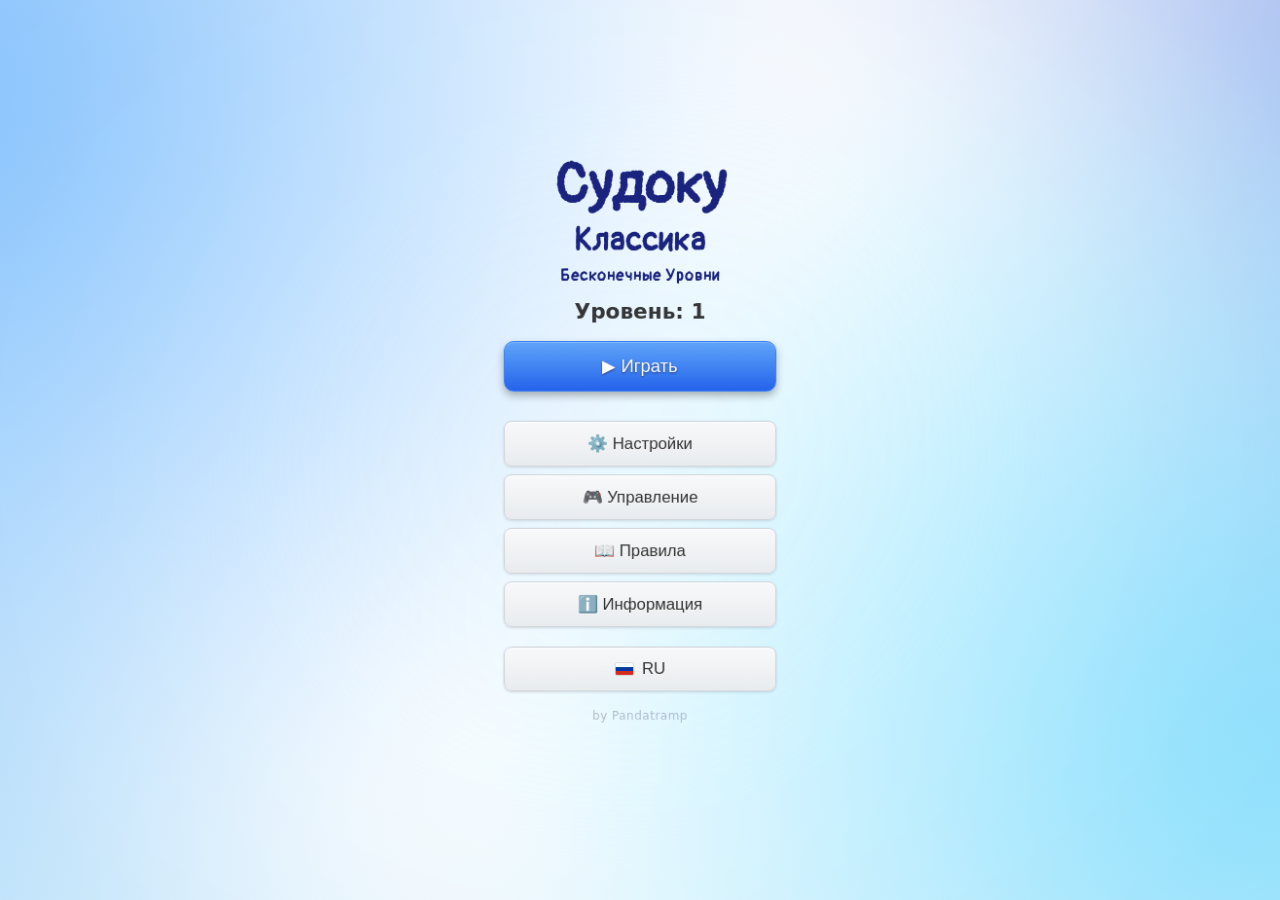
<file: index.html>
<!DOCTYPE html>
<html lang="ru">
<head>
    <meta charset="UTF-8">
    <meta name="viewport" content="width=device-width, initial-scale=1.0, maximum-scale=1.0, user-scalable=no, viewport-fit=cover">
    <meta name="description" content="Sudoku Game">
    <title>Судоку</title>
    <script src="https://telegram.org/js/telegram-web-app.js"></script>
    <script>
        (function() {
            try {
                const saved = localStorage.getItem('sudoku_settings');
                if (saved) {
                    const settings = JSON.parse(saved);
                    if (settings.darkTheme) document.body.classList.add('dark-theme');
                }
            } catch(e) {}
        })();
    </script>
    <link rel="manifest" href="manifest.json">
    <link rel="stylesheet" href="style.css">
    <link href="https://fonts.googleapis.com/css2?family=Pangolin&display=swap" rel="stylesheet">
</head>
<body>
    <div id="app">
        <div id="menu" class="screen hidden">
            <h1 data-i18n="menuTitle">Судоку</h1>
            <div class="subtitle" data-i18n="menuSubtitle">Классика</div>
            <span class="subtitle2" data-i18n="menuSubtitle2">Бесконечные уровни</span>
            <div class="menu-level-display">
                <span id="i18n-level-prefix" data-i18n="levelPrefix">Уровень:</span> <span id="menu-level">1</span>
            </div>
            <button id="btn-play" class="menu-primary-btn" data-i18n="btnPlay">▶ Играть</button>
            <button id="btn-continue-save" class="menu-primary-btn hidden" data-i18n="btnContinue">▶ Продолжить</button>
            <div class="menu-utils">
                <button id="btn-settings" class="secondary-btn" data-i18n="btnSettings">⚙️ Настройки</button>
                <button id="btn-controls" class="secondary-btn" data-i18n="btnControls">🎮 Управление</button>
                <button id="btn-rules" class="secondary-btn" data-i18n="btnRules">📖 Правила</button>
                <button id="btn-info" class="secondary-btn" data-i18n="btnInfo">ℹ️ Информация</button>
            </div>
            <button id="btn-lang-toggle" class="lang-btn"><span class="flag-icon">🇷🇺</span> RU</button>
            <div class="footer-credit">by Pandatramp</div>
        </div>

        <div id="game" class="screen hidden">
            <div class="top-bar">
                <div class="level-stats"><span>⏱ <span id="timer">00:00</span></span></div>
                <div class="level-display"><span data-i18n="levelPrefix">Уровень:</span> <span id="level-num">1</span></div>
                <button id="btn-home" class="icon-btn">☰</button>
            </div>
            <div class="game-area">
                <div id="board-container"><div id="board" class="board"></div></div>
            </div>
            <div class="controls-area">
                <div id="numpad" class="numpad">
                    <button data-num="1">1</button><button data-num="2">2</button><button data-num="3">3</button>
                    <button data-num="4">4</button><button data-num="5">5</button><button data-num="6">6</button>
                    <button data-num="7">7</button><button data-num="8">8</button><button data-num="9">9</button>
                    <button class="btn-erase" data-num="0"><img src="images/Eraser.png" alt="Erase"></button>
                </div>
                <div class="bottom-actions">
                    <button id="btn-notes" class="secondary-btn toggle-btn">📝 <span data-i18n="notesLabel">Заметки</span></button>
                    <button id="btn-hint" class="secondary-btn">💡 <span data-i18n="hintLabel">Помощь</span><span class="hint-counter-wrapper"> (<span id="hint-counter">3</span>)</span></button>
                    <button id="btn-undo" class="secondary-btn">↩️ <span data-i18n="undoLabel">Отмена</span></button>
                </div>
            </div>
        </div>

        <div id="win-screen" class="screen overlay hidden">
            <div class="modal">
                <div class="win-header"><div class="win-emoji">🎉</div><h2 data-i18n="winTitle">Уровень пройден!</h2></div>
                <p><span data-i18n="winTime">Время:</span> <span id="win-time">00:00</span></p>
                <button id="btn-next" class="primary-btn" style="width:100%" data-i18n="winNext">Следующий уровень</button>
            </div>
        </div>

        <div id="pause-modal" class="modal-overlay overlay hidden">
            <div class="pause-menu slide-in">
                <h2 data-i18n="pauseTitle">Пауза</h2>
                <button id="btn-continue" class="primary-btn" data-i18n="pauseContinue">▶ Продолжить</button>
                <button id="btn-restart" class="secondary-btn" data-i18n="pauseRestart">🔄 Перезагрузить уровень</button>
                <div class="pause-divider"></div>
                <button id="btn-settings-pause" class="secondary-btn" data-i18n="pauseSettings">⚙️ Настройки</button>
                <button id="btn-controls-pause" class="secondary-btn" data-i18n="pauseControls">🎮 Управление</button>
                <button id="btn-rules-pause" class="secondary-btn" data-i18n="pauseRules">📖 Правила</button>
                <button id="btn-info-pause" class="secondary-btn" data-i18n="pauseInfo">ℹ️ Информация</button>
                <div class="pause-divider"></div>
                <button id="btn-exit-menu" class="secondary-btn" data-i18n="pauseExit">🚪 На стартовый экран</button>
            </div>
        </div>

        <div id="settings-modal" class="modal-overlay overlay hidden">
            <div class="pause-menu slide-in">
                <h2 data-i18n="settingsTitle">⚙️ Настройки</h2>
                <div class="setting-item"><span class="setting-label" data-i18n="settingMusic">🎵 Музыка</span><label class="toggle-switch"><input type="checkbox" id="toggle-music" checked><span class="slider"></span></label></div>
                <div class="volume-row"><input type="range" id="volume-slider" min="0" max="1" step="0.1" value="0.5"></div>
                <div class="setting-item"><span class="setting-label" data-i18n="settingSFX">🔊 Звуки</span><label class="toggle-switch"><input type="checkbox" id="toggle-sfx" checked><span class="slider"></span></label></div>
                <div class="volume-row"><input type="range" id="sfx-volume-slider" min="0" max="1" step="0.1" value="0.5"></div>
                <div class="setting-item"><span class="setting-label" data-i18n="settingHighlight">✨ Подсветка</span><label class="toggle-switch"><input type="checkbox" id="toggle-highlight" checked><span class="slider"></span></label></div>
                <div class="setting-item"><span class="setting-label" data-i18n="settingDark">🌙 Тёмная тема</span><label class="toggle-switch"><input type="checkbox" id="toggle-dark-theme"><span class="slider"></span></label></div>
                <button id="btn-settings-back" class="primary-btn" data-i18n="settingDone">✓ Готово</button>
            </div>
        </div>

        <div id="rules-modal" class="modal-overlay overlay hidden">
            <div class="pause-menu slide-in">
                <h2 data-i18n="rulesTitle">📖 Правила</h2>
                <div class="info-content" id="rules-content"></div>
                <button id="btn-rules-back" class="primary-btn" data-i18n="rulesBack">⬅ В меню</button>
            </div>
        </div>

        <div id="info-modal" class="modal-overlay overlay hidden">
            <div class="pause-menu slide-in">
                <h2 data-i18n="infoTitle">ℹ️ Информация</h2>
                <div class="info-content" id="info-content"></div>
                <button id="btn-info-back" class="primary-btn" data-i18n="infoBack">⬅ В меню</button>
            </div>
        </div>

        <div id="controls-modal" class="modal-overlay overlay hidden">
            <div class="controls-box-image slide-in">
                <h2 data-i18n="controlsTitle">🎮 Управление</h2>
                <iframe id="controls-iframe" src="controls.html"></iframe>
                <button id="btn-controls-back" class="primary-btn" data-i18n="controlsBack">⬅ В меню</button>
            </div>
        </div>

        <div id="restart-confirm-modal" class="modal-overlay overlay hidden">
            <div class="modal slide-in">
                <h2 data-i18n="restartTitle">Перезапуск уровня</h2>
                <p class="modal-text" data-i18n="restartText">Начать уровень заново?<br>Весь текущий прогресс и заметки будут потеряны.</p>
                <div class="restart-actions">
                    <button id="btn-restart-yes" class="secondary-btn" data-i18n="restartYes">🔄 Да</button>
                    <button id="btn-restart-no" class="secondary-btn" data-i18n="restartNo">❌ Нет</button>
                </div>
            </div>
        </div>

        <div id="hint-confirm-modal" class="modal-overlay overlay hidden">
            <div class="modal slide-in">
                <h2 data-i18n="hintTitle">Помощь</h2>
                <p class="modal-text" data-i18n="hintText">Использовать одну подсказку?<br>Осталось: <span id="hint-modal-counter">3</span></p>
                <div class="restart-actions">
                    <button id="btn-hint-yes" class="secondary-btn" data-i18n="hintYes">✅ Да</button>
                    <button id="btn-hint-no" class="secondary-btn" data-i18n="hintNo">❌ Нет</button>
                </div>
            </div>
        </div>

        <div id="hint-buy-modal" class="modal-overlay hidden">
            <div class="modal slide-in">
                <h2 data-i18n="hintBuyTitle">Подсказка за звезду</h2>
                <p class="modal-text" data-i18n="hintBuyText">Бесплатные подсказки закончились.<br>Купить одну подсказку за 1⭐?</p>
                <div class="restart-actions">
                <button id="btn-hint-buy-yes" class="secondary-btn" data-i18n="hintBuyYes">✅ Купить за 1⭐</button>
                <button id="btn-hint-buy-no" class="secondary-btn" data-i18n="hintBuyNo">❌ Нет</button>
                </div>
            </div>
        </div>

        <div id="hint-ad-confirm-modal" class="modal-overlay overlay hidden">
            <div class="modal slide-in">
                <h2 data-i18n="hintAdTitle">Подсказка за рекламу</h2>
                <p class="modal-text" data-i18n="hintAdText">У вас не осталось подсказок.<br>Добавить подсказку за просмотр рекламы?</p>
                <div class="restart-actions">
                    <button id="btn-hint-ad-yes" class="secondary-btn" data-i18n="hintAdYes">✅ Да</button>
                    <button id="btn-hint-ad-no" class="secondary-btn" data-i18n="hintAdNo">❌ Нет</button>
                </div>
            </div>
        </div>

        <!-- ✅ Скрытое окно отладки уровня (обновлённое) -->
        <div id="debug-level-modal" class="modal-overlay overlay hidden">
            <div class="modal slide-in">
                <h2 data-i18n="debugTitle">Переход на уровень</h2>
                <div class="debug-controls">
                    <button type="button" id="debug-minus" class="debug-arrow secondary-btn">−</button>
                    <input type="number" id="debug-level-input" class="debug-input" min="1">
                    <button type="button" id="debug-plus" class="debug-arrow secondary-btn">+</button>
                </div>
                <div class="debug-actions">
                    <button id="debug-level-go" class="secondary-btn" data-i18n="debugGo">✅ Перейти</button>
                    <button id="debug-level-cancel" class="secondary-btn" data-i18n="debugCancel">❌ Отмена</button>
                </div>
            </div>
        </div>
    </div>
    <script src="js/sudoku.js"></script>
    <script src="js/tg-sdk.js"></script>
    <script src="js/game.js"></script>
</script>
</body>
</body>
</body>
</body>
</html>
</file>
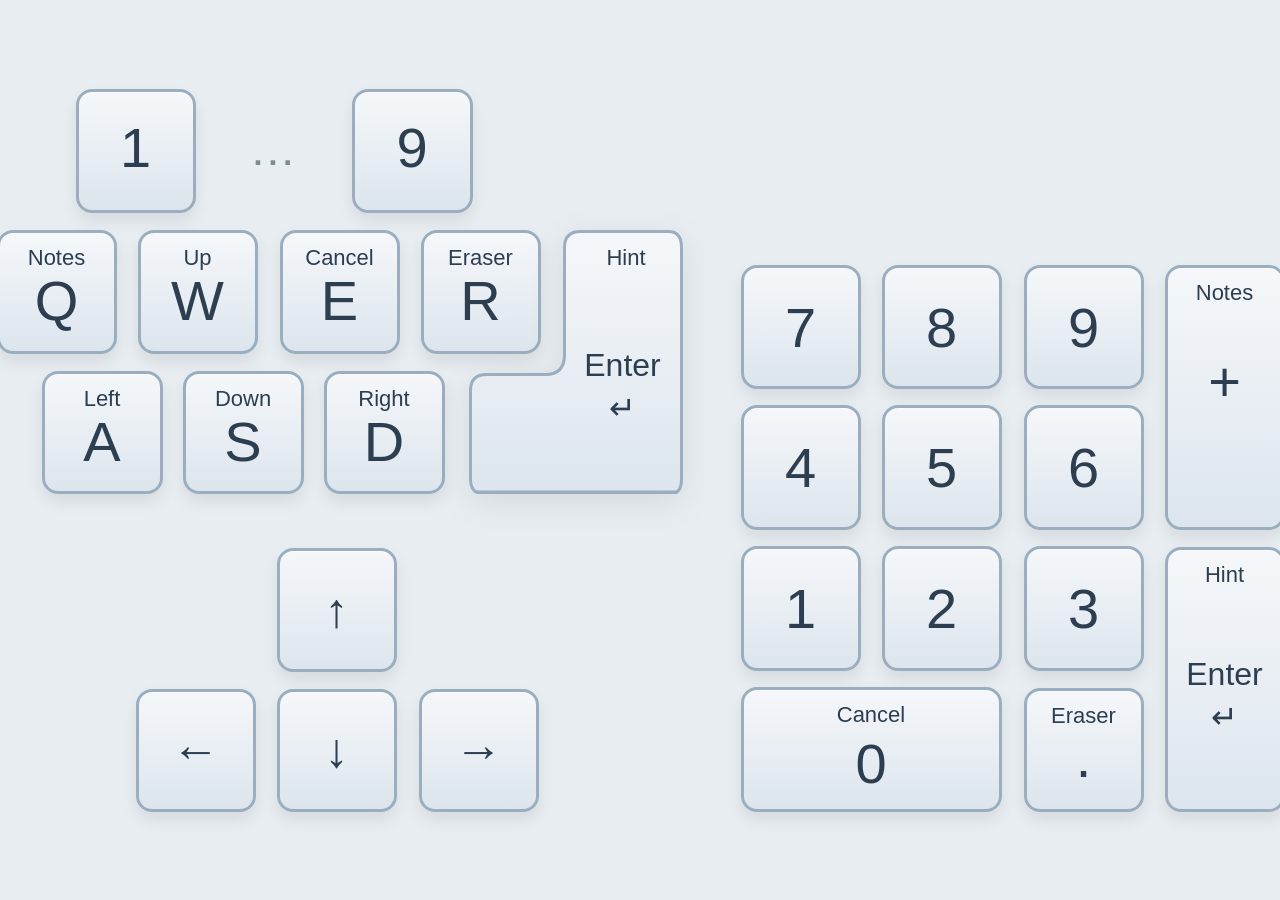
<file: controls.html>
<!DOCTYPE html>
<html>
<head>
    <meta charset="UTF-8">
    <meta name="viewport" content="width=device-width, initial-scale=1.0">
    <title>Controls</title>
    <style>
        * {
            margin: 0;
            padding: 0;
            box-sizing: border-box;
        }

        body {
            display: flex;
            justify-content: center;
            align-items: center;
            min-height: 100vh;
            font-family: 'Segoe UI', Tahoma, Geneva, Verdana, sans-serif;
            overflow: hidden;
        }

        .controls-version {
            display: none;
        }

        .controls-version.active {
            display: block;
        }
    </style>
</head>
<body>
    <!-- Версия 1: Тёмная тема + Английский -->
    <div id="controls-dark-en" class="controls-version">
        <style>
            #controls-dark-en body {
                background-color: #0d375e;
            }
            #controls-dark-en .container {
                position: relative;
                width: 1323px;
                height: 758px;
                background-color: #0d375e;
            }
            #controls-dark-en .key {
                position: absolute;
                background: linear-gradient(180deg, #3a4d62 0%, #1a2d42 100%);
                border: 3px solid #5a7a9a;
                border-radius: 16px;
                color: #d0e0f0;
                display: flex;
                flex-direction: column;
                align-items: center;
                justify-content: flex-start;
                padding-top: 12px;
                box-shadow: 0 8px 16px rgba(0,0,0,0.35), inset 0 1px 0 rgba(255,255,255,0.1);
            }
            #controls-dark-en .key-label-top {
                font-size: 22px;
                color: #c0d8e8;
                margin-bottom: 2px;
                font-weight: 500;
            }
            #controls-dark-en .key-label-main {
                font-size: 56px;
                font-weight: 400;
                color: #e0e8f0;
                line-height: 1;
                margin-top: 0px;
            }
            #controls-dark-en .key-number {
                font-size: 56px;
                font-weight: 400;
                color: #e0e8f0;
                line-height: 1;
            }
            #controls-dark-en .key-arrow {
                font-size: 48px;
                color: #d0e0f0;
                font-weight: 100;
            }
            #controls-dark-en .dots {
                position: absolute;
                color: #c0d8e8;
                font-size: 32px;
                letter-spacing: 6px;
                font-weight: bold;
            }
            #controls-dark-en .key-1 { left: 97px; top: 18px; width: 120px; height: 124px; padding-top: 28px; }
            #controls-dark-en .key-9 { left: 373px; top: 18px; width: 121px; height: 124px; padding-top: 28px; }
            #controls-dark-en .dots-pos { left: 275px; top: 65px; }
            #controls-dark-en .key-q { left: 18px; top: 159px; width: 120px; height: 124px; }
            #controls-dark-en .key-w { left: 159px; top: 159px; width: 120px; height: 124px; }
            #controls-dark-en .key-e { left: 301px; top: 159px; width: 120px; height: 124px; }
            #controls-dark-en .key-r { left: 442px; top: 159px; width: 120px; height: 124px; }
            #controls-dark-en .key-enter {
                position: absolute;
                left: 490px;
                top: 159px;
                width: 214px;
                height: 264px;
                z-index: 2;
            }
            #controls-dark-en .enter-svg {
                width: 100%;
                height: 100%;
                filter: drop-shadow(0 8px 16px rgba(0,0,0,0.35));
            }
            #controls-dark-en .enter-content {
                position: absolute;
                top: 0;
                left: 0;
                width: 100%;
                height: 100%;
                pointer-events: none;
            }
            #controls-dark-en .enter-label-top {
                position: absolute;
                top: 15px;
                right: 37px;
                font-size: 22px;
                color: #c0d8e8;
                font-weight: 500;
                white-space: nowrap;
            }
            #controls-dark-en .enter-block {
                position: absolute;
                top: 50%;
                left: 50%;
                transform: translate(-50%, -50%);
                display: flex;
                flex-direction: column;
                align-items: center;
                justify-content: center;
                margin-left: 47px;
                margin-top: 25px;
            }
            #controls-dark-en .enter-label-main {
                font-size: 32px;
                color: #d0e0f0;
                font-weight: 500;
                text-align: center;
                white-space: nowrap;
            }
            #controls-dark-en .enter-arrow {
                font-size: 32px;
                color: #d0e0f0;
                text-align: center;
                margin-top: 5px;
            }
            #controls-dark-en .key-a { left: 63px; top: 300px; width: 121px; height: 123px; }
            #controls-dark-en .key-s { left: 204px; top: 300px; width: 121px; height: 123px; }
            #controls-dark-en .key-d { left: 345px; top: 300px; width: 121px; height: 123px; }
            #controls-dark-en .key-arrow-up { left: 298px; top: 477px; width: 120px; height: 124px; padding-top: 0; justify-content: center; }
            #controls-dark-en .key-arrow-left { left: 157px; top: 618px; width: 120px; height: 123px; padding-top: 0; justify-content: center; }
            #controls-dark-en .key-arrow-down { left: 298px; top: 618px; width: 120px; height: 123px; padding-top: 0; justify-content: center; }
            #controls-dark-en .key-arrow-right { left: 440px; top: 618px; width: 120px; height: 123px; padding-top: 0; justify-content: center; }
            #controls-dark-en .key-n7 { left: 762px; top: 194px; width: 120px; height: 124px; padding-top: 0; justify-content: center; }
            #controls-dark-en .key-n8 { left: 903px; top: 194px; width: 120px; height: 124px; padding-top: 0; justify-content: center; }
            #controls-dark-en .key-n9 { left: 1045px; top: 194px; width: 120px; height: 124px; padding-top: 0; justify-content: center; }
            #controls-dark-en .key-n4 { left: 762px; top: 334px; width: 120px; height: 125px; padding-top: 0; justify-content: center; }
            #controls-dark-en .key-n5 { left: 903px; top: 334px; width: 120px; height: 125px; padding-top: 0; justify-content: center; }
            #controls-dark-en .key-n6 { left: 1045px; top: 334px; width: 120px; height: 125px; padding-top: 0; justify-content: center; }
            #controls-dark-en .key-n1 { left: 762px; top: 475px; width: 120px; height: 125px; padding-top: 0; justify-content: center; }
            #controls-dark-en .key-n2 { left: 903px; top: 475px; width: 120px; height: 125px; padding-top: 0; justify-content: center; }
            #controls-dark-en .key-n3 { left: 1045px; top: 475px; width: 120px; height: 125px; padding-top: 0; justify-content: center; }
            #controls-dark-en .key-n0 { left: 762px; top: 616px; width: 261px; height: 125px; display: flex; flex-direction: column; justify-content: flex-start; align-items: center; padding-top: 12px; }
            #controls-dark-en .key-ndot { left: 1045px; top: 617px; width: 120px; height: 124px; padding-top: 12px; }
            #controls-dark-en .key-plus { left: 1186px; top: 194px; width: 120px; height: 265px; justify-content: flex-start; padding-top: 12px; }
            #controls-dark-en .key-enter-numpad { left: 1186px; top: 476px; width: 120px; height: 265px; justify-content: flex-start; padding-top: 12px; }
            #controls-dark-en .numpad-label-top { font-size: 22px; color: #c0d8e8; margin-bottom: 8px; font-weight: 500; }
            #controls-dark-en .numpad-label-enter { font-size: 32px; color: #d0e0f0; margin-bottom: 0px; font-weight: 500; margin-top: 60px; }
            #controls-dark-en .numpad-zero-label { font-size: 22px; color: #c0d8e8; margin-bottom: 8px; font-weight: 500; }
            #controls-dark-en .numpad-zero-main { font-size: 56px; font-weight: 400; color: #e0e8f0; line-height: 1; }
            #controls-dark-en .numpad-dot-label { font-size: 22px; color: #c0d8e8; margin-bottom: 8px; font-weight: 500; }
            #controls-dark-en .numpad-dot-main { font-size: 56px; font-weight: 400; color: #e0e8f0; }
            #controls-dark-en .plus-sign { font-size: 56px; font-weight: 400; color: #e0e8f0; margin-top: 35px; }
            #controls-dark-en .enter-arrow-numpad { font-size: 32px; color: #d0e0f0; margin-top: 5px; }
            #controls-dark-en .numpad-main { font-size: 56px; font-weight: 400; color: #e0e8f0; }
        </style>
        <div class="container">
            <div class="key key-1"><span class="key-number">1</span></div>
            <div class="dots dots-pos">...</div>
            <div class="key key-9"><span class="key-number">9</span></div>
            <div class="key key-q"><span class="key-label-top">Notes</span><span class="key-label-main">Q</span></div>
            <div class="key key-w"><span class="key-label-top">Up</span><span class="key-label-main">W</span></div>
            <div class="key key-e"><span class="key-label-top">Cancel</span><span class="key-label-main">E</span></div>
            <div class="key key-r"><span class="key-label-top">Eraser</span><span class="key-label-main">R</span></div>
            <div class="key-enter">
                <svg class="enter-svg" viewBox="0 0 214 264" preserveAspectRatio="none">
                    <defs><linearGradient id="enterGradDark" x1="0%" y1="0%" x2="0%" y2="100%"><stop offset="0%" style="stop-color:#3a4d62"/><stop offset="100%" style="stop-color:#1a2d42"/></linearGradient></defs>
                    <path d="M 95.5 124.5 L 95.5 17.5 Q 95.5 1.5 111.5 1.5 L 199.5 1.5 Q 212.5 1.5 212.5 17.5 L 212.5 249.5 Q 212.5 264.5 199.5 264.5 L 17.5 264.5 Q 1.5 264.5 1.5 249.5 L 1.5 160.5 Q 1.5 144.5 17.5 144.5 L 76.5 144.5 Q 95.5 144.5 95.5 124.5 Z" fill="url(#enterGradDark)" stroke="#5a7a9a" stroke-width="3" stroke-linejoin="round" stroke-linecap="round" vector-effect="non-scaling-stroke"/>
                    <line x1="7.5" y1="261.5" x2="209.5" y2="261.5" stroke="#5a7a9a" stroke-width="2" vector-effect="non-scaling-stroke"/>
                    <line x1="10.5" y1="263" x2="206.5" y2="263" stroke="#5a7a9a" stroke-width="2" vector-effect="non-scaling-stroke"/>
                    <line x1="17.5" y1="264.5" x2="199.5" y2="264.5" stroke="#5a7a9a" stroke-width="2" vector-effect="non-scaling-stroke"/>
                    <line x1="17.5" y1="266" x2="199.5" y2="266" stroke="#5a7a9a" stroke-width="2" vector-effect="non-scaling-stroke"/>
                </svg>
                <div class="enter-content"><span class="enter-label-top">Hint</span><div class="enter-block"><div class="enter-label-main">Enter</div><div class="enter-arrow">↵</div></div></div>
            </div>
            <div class="key key-a"><span class="key-label-top">Left</span><span class="key-label-main">A</span></div>
            <div class="key key-s"><span class="key-label-top">Down</span><span class="key-label-main">S</span></div>
            <div class="key key-d"><span class="key-label-top">Right</span><span class="key-label-main">D</span></div>
            <div class="key key-arrow-up"><span class="key-arrow">↑</span></div>
            <div class="key key-arrow-left"><span class="key-arrow">←</span></div>
            <div class="key key-arrow-down"><span class="key-arrow">↓</span></div>
            <div class="key key-arrow-right"><span class="key-arrow">→</span></div>
            <div class="key key-n7"><span class="numpad-main">7</span></div>
            <div class="key key-n8"><span class="numpad-main">8</span></div>
            <div class="key key-n9"><span class="numpad-main">9</span></div>
            <div class="key key-n4"><span class="numpad-main">4</span></div>
            <div class="key key-n5"><span class="numpad-main">5</span></div>
            <div class="key key-n6"><span class="numpad-main">6</span></div>
            <div class="key key-n1"><span class="numpad-main">1</span></div>
            <div class="key key-n2"><span class="numpad-main">2</span></div>
            <div class="key key-n3"><span class="numpad-main">3</span></div>
            <div class="key key-n0"><span class="numpad-zero-label">Cancel</span><span class="numpad-zero-main">0</span></div>
            <div class="key key-ndot"><span class="numpad-dot-label">Eraser</span><span class="numpad-dot-main">·</span></div>
            <div class="key key-plus"><span class="numpad-label-top">Notes</span><span class="plus-sign">+</span></div>
            <div class="key key-enter-numpad"><span class="numpad-label-top">Hint</span><span class="numpad-label-enter">Enter</span><span class="enter-arrow-numpad">↵</span></div>
        </div>
    </div>

    <!-- Версия 2: Тёмная тема + Русский -->
    <div id="controls-dark-ru" class="controls-version">
        <style>
            #controls-dark-ru body {
                background-color: #0d375e;
            }
            #controls-dark-ru .container {
                position: relative;
                width: 1323px;
                height: 758px;
                background-color: #0d375e;
            }
            #controls-dark-ru .key {
                position: absolute;
                background: linear-gradient(180deg, #3a4d62 0%, #1a2d42 100%);
                border: 3px solid #5a7a9a;
                border-radius: 16px;
                color: #d0e0f0;
                display: flex;
                flex-direction: column;
                align-items: center;
                justify-content: flex-start;
                padding-top: 12px;
                box-shadow: 0 8px 16px rgba(0,0,0,0.35), inset 0 1px 0 rgba(255,255,255,0.1);
            }
            #controls-dark-ru .key-label-top {
                font-size: 22px;
                color: #c0d8e8;
                margin-bottom: 2px;
                font-weight: 500;
            }
            #controls-dark-ru .key-label-main {
                font-size: 56px;
                font-weight: 400;
                color: #e0e8f0;
                line-height: 1;
                margin-top: 0px;
            }
            #controls-dark-ru .key-number {
                font-size: 56px;
                font-weight: 400;
                color: #e0e8f0;
                line-height: 1;
            }
            #controls-dark-ru .key-arrow {
                font-size: 48px;
                color: #d0e0f0;
                font-weight: 100;
            }
            #controls-dark-ru .dots {
                position: absolute;
                color: #c0d8e8;
                font-size: 32px;
                letter-spacing: 6px;
                font-weight: bold;
            }
            #controls-dark-ru .key-1 { left: 97px; top: 18px; width: 120px; height: 124px; padding-top: 28px; }
            #controls-dark-ru .key-9 { left: 373px; top: 18px; width: 121px; height: 124px; padding-top: 28px; }
            #controls-dark-ru .dots-pos { left: 275px; top: 65px; }
            #controls-dark-ru .key-q { left: 18px; top: 159px; width: 120px; height: 124px; }
            #controls-dark-ru .key-w { left: 159px; top: 159px; width: 120px; height: 124px; }
            #controls-dark-ru .key-e { left: 301px; top: 159px; width: 120px; height: 124px; }
            #controls-dark-ru .key-r { left: 442px; top: 159px; width: 120px; height: 124px; }
            #controls-dark-ru .key-enter {
                position: absolute;
                left: 487px;
                top: 159px;
                width: 225px;
                height: 264px;
                z-index: 2;
            }
            #controls-dark-ru .enter-svg {
                width: 100%;
                height: 100%;
                filter: drop-shadow(0 8px 16px rgba(0,0,0,0.35));
            }
            #controls-dark-ru .enter-content {
                position: absolute;
                top: 0;
                left: 0;
                width: 100%;
                height: 100%;
                pointer-events: none;
            }
            #controls-dark-ru .enter-label-top {
                position: absolute;
                top: 15px;
                right: 15px;
                font-size: 22px;
                color: #c0d8e8;
                font-weight: 500;
            }
            #controls-dark-ru .enter-block {
                position: absolute;
                top: 50%;
                left: 50%;
                transform: translate(-50%, -50%);
                display: flex;
                flex-direction: column;
                align-items: center;
                justify-content: center;
                margin-left: 50px;
                margin-top: 20px;
            }
            #controls-dark-ru .enter-label-main {
                font-size: 32px;
                color: #d0e0f0;
                font-weight: 500;
                text-align: center;
                white-space: nowrap;
            }
            #controls-dark-ru .enter-arrow {
                font-size: 32px;
                color: #d0e0f0;
                text-align: center;
                margin-top: 5px;
            }
            #controls-dark-ru .key-a { left: 63px; top: 300px; width: 121px; height: 123px; }
            #controls-dark-ru .key-s { left: 204px; top: 300px; width: 121px; height: 123px; }
            #controls-dark-ru .key-d { left: 345px; top: 300px; width: 121px; height: 123px; }
            #controls-dark-ru .key-arrow-up { left: 298px; top: 477px; width: 120px; height: 124px; padding-top: 0; justify-content: center; }
            #controls-dark-ru .key-arrow-left { left: 157px; top: 618px; width: 120px; height: 123px; padding-top: 0; justify-content: center; }
            #controls-dark-ru .key-arrow-down { left: 298px; top: 618px; width: 120px; height: 123px; padding-top: 0; justify-content: center; }
            #controls-dark-ru .key-arrow-right { left: 440px; top: 618px; width: 120px; height: 123px; padding-top: 0; justify-content: center; }
            #controls-dark-ru .key-n7 { left: 762px; top: 194px; width: 120px; height: 124px; padding-top: 0; justify-content: center; }
            #controls-dark-ru .key-n8 { left: 903px; top: 194px; width: 120px; height: 124px; padding-top: 0; justify-content: center; }
            #controls-dark-ru .key-n9 { left: 1045px; top: 194px; width: 120px; height: 124px; padding-top: 0; justify-content: center; }
            #controls-dark-ru .key-n4 { left: 762px; top: 334px; width: 120px; height: 125px; padding-top: 0; justify-content: center; }
            #controls-dark-ru .key-n5 { left: 903px; top: 334px; width: 120px; height: 125px; padding-top: 0; justify-content: center; }
            #controls-dark-ru .key-n6 { left: 1045px; top: 334px; width: 120px; height: 125px; padding-top: 0; justify-content: center; }
            #controls-dark-ru .key-n1 { left: 762px; top: 475px; width: 120px; height: 125px; padding-top: 0; justify-content: center; }
            #controls-dark-ru .key-n2 { left: 903px; top: 475px; width: 120px; height: 125px; padding-top: 0; justify-content: center; }
            #controls-dark-ru .key-n3 { left: 1045px; top: 475px; width: 120px; height: 125px; padding-top: 0; justify-content: center; }
            #controls-dark-ru .key-n0 { left: 762px; top: 616px; width: 261px; height: 125px; display: flex; flex-direction: column; justify-content: flex-start; align-items: center; padding-top: 12px; }
            #controls-dark-ru .key-ndot { left: 1045px; top: 617px; width: 120px; height: 124px; padding-top: 12px; }
            #controls-dark-ru .key-plus { left: 1186px; top: 194px; width: 120px; height: 265px; justify-content: flex-start; padding-top: 12px; }
            #controls-dark-ru .key-enter-numpad { left: 1186px; top: 476px; width: 120px; height: 265px; justify-content: flex-start; padding-top: 12px; }
            #controls-dark-ru .numpad-label-top { font-size: 22px; color: #c0d8e8; margin-bottom: 8px; font-weight: 500; }
            #controls-dark-ru .numpad-label-enter { font-size: 32px; color: #d0e0f0; margin-bottom: 0px; font-weight: 500; margin-top: 60px; }
            #controls-dark-ru .numpad-zero-label { font-size: 22px; color: #c0d8e8; margin-bottom: 8px; font-weight: 500; }
            #controls-dark-ru .numpad-zero-main { font-size: 56px; font-weight: 400; color: #e0e8f0; line-height: 1; }
            #controls-dark-ru .numpad-dot-label { font-size: 22px; color: #c0d8e8; margin-bottom: 8px; font-weight: 500; }
            #controls-dark-ru .numpad-dot-main { font-size: 56px; font-weight: 400; color: #e0e8f0; }
            #controls-dark-ru .plus-sign { font-size: 56px; font-weight: 400; color: #e0e8f0; margin-top: 50px; }
            #controls-dark-ru .enter-arrow-numpad { font-size: 32px; color: #d0e0f0; margin-top: 5px; }
            #controls-dark-ru .numpad-main { font-size: 56px; font-weight: 400; color: #e0e8f0; }
        </style>
        <div class="container">
            <div class="key key-1"><span class="key-number">1</span></div>
            <div class="dots dots-pos">...</div>
            <div class="key key-9"><span class="key-number">9</span></div>
            <div class="key key-q"><span class="key-label-top">Заметки</span><span class="key-label-main">Q</span></div>
            <div class="key key-w"><span class="key-label-top">Вверх</span><span class="key-label-main">W</span></div>
            <div class="key key-e"><span class="key-label-top">Отмена</span><span class="key-label-main">E</span></div>
            <div class="key key-r"><span class="key-label-top">Ластик</span><span class="key-label-main">R</span></div>
            <div class="key-enter">
                <svg class="enter-svg" viewBox="0 0 225 264" preserveAspectRatio="none">
                    <defs><linearGradient id="enterGradDarkRU" x1="0%" y1="0%" x2="0%" y2="100%"><stop offset="0%" style="stop-color:#3a4d62"/><stop offset="100%" style="stop-color:#1a2d42"/></linearGradient></defs>
                    <path d="M 105 125 L 105 16 Q 105 0 121 0 L 209 0 Q 225 0 225 16 L 225 248 Q 225 264 209 264 L 16 264 Q 0 264 0 248 L 0 157 Q 0 141 16 141 L 89 141 Q 105 141 105 125 Z" fill="url(#enterGradDarkRU)" stroke="#5a7a9a" stroke-width="3"/>
                </svg>
                <div class="enter-content"><span class="enter-label-top">Помощь</span><div class="enter-block"><div class="enter-label-main">Enter</div><div class="enter-arrow">↵</div></div></div>
            </div>
            <div class="key key-a"><span class="key-label-top">Влево</span><span class="key-label-main">A</span></div>
            <div class="key key-s"><span class="key-label-top">Вниз</span><span class="key-label-main">S</span></div>
            <div class="key key-d"><span class="key-label-top">Вправо</span><span class="key-label-main">D</span></div>
            <div class="key key-arrow-up"><span class="key-arrow">↑</span></div>
            <div class="key key-arrow-left"><span class="key-arrow">←</span></div>
            <div class="key key-arrow-down"><span class="key-arrow">↓</span></div>
            <div class="key key-arrow-right"><span class="key-arrow">→</span></div>
            <div class="key key-n7"><span class="numpad-main">7</span></div>
            <div class="key key-n8"><span class="numpad-main">8</span></div>
            <div class="key key-n9"><span class="numpad-main">9</span></div>
            <div class="key key-n4"><span class="numpad-main">4</span></div>
            <div class="key key-n5"><span class="numpad-main">5</span></div>
            <div class="key key-n6"><span class="numpad-main">6</span></div>
            <div class="key key-n1"><span class="numpad-main">1</span></div>
            <div class="key key-n2"><span class="numpad-main">2</span></div>
            <div class="key key-n3"><span class="numpad-main">3</span></div>
            <div class="key key-n0"><span class="numpad-zero-label">Отмена</span><span class="numpad-zero-main">0</span></div>
            <div class="key key-ndot"><span class="numpad-dot-label">Ластик</span><span class="numpad-dot-main">·</span></div>
            <div class="key key-plus"><span class="numpad-label-top">Заметки</span><span class="plus-sign">+</span></div>
            <div class="key key-enter-numpad"><span class="numpad-label-top">Помощь</span><span class="numpad-label-enter">Enter</span><span class="enter-arrow-numpad">↵</span></div>
        </div>
    </div>

    <!-- Версия 3: Светлая тема + Английский -->
    <div id="controls-light-en" class="controls-version">
        <style>
            #controls-light-en body {
                background-color: #e8edf2;
            }
            #controls-light-en .container {
                position: relative;
                width: 1323px;
                height: 758px;
                background-color: #e8edf2;
            }
            #controls-light-en .key {
                position: absolute;
                background: linear-gradient(180deg, #f5f7fa 0%, #dce5ed 100%);
                border: 3px solid #9aaebf;
                border-radius: 16px;
                color: #2c3e50;
                display: flex;
                flex-direction: column;
                align-items: center;
                justify-content: flex-start;
                padding-top: 12px;
                box-shadow: 0 8px 16px rgba(0,0,0,0.08), inset 0 1px 0 rgba(255,255,255,0.6);
            }
            #controls-light-en .key-label-top {
                font-size: 22px;
                color: #2c3e50;
                margin-bottom: 2px;
                font-weight: 500;
            }
            #controls-light-en .key-label-main {
                font-size: 56px;
                font-weight: 400;
                color: #2c3e50;
                line-height: 1;
                margin-top: 0px;
            }
            #controls-light-en .key-number {
                font-size: 56px;
                font-weight: 400;
                color: #2c3e50;
                line-height: 1;
            }
            #controls-light-en .key-arrow {
                font-size: 48px;
                color: #2c3e50;
                font-weight: 100;
            }
            #controls-light-en .dots {
                position: absolute;
                color: #7f8c8d;
                font-size: 32px;
                letter-spacing: 6px;
                font-weight: bold;
            }
            #controls-light-en .key-1 { left: 97px; top: 18px; width: 120px; height: 124px; padding-top: 28px; }
            #controls-light-en .key-9 { left: 373px; top: 18px; width: 121px; height: 124px; padding-top: 28px; }
            #controls-light-en .dots-pos { left: 275px; top: 65px; }
            #controls-light-en .key-q { left: 18px; top: 159px; width: 120px; height: 124px; }
            #controls-light-en .key-w { left: 159px; top: 159px; width: 120px; height: 124px; }
            #controls-light-en .key-e { left: 301px; top: 159px; width: 120px; height: 124px; }
            #controls-light-en .key-r { left: 442px; top: 159px; width: 120px; height: 124px; }
            #controls-light-en .key-enter {
                position: absolute;
                left: 490px;
                top: 159px;
                width: 214px;
                height: 264px;
                z-index: 2;
            }
            #controls-light-en .enter-svg {
                width: 100%;
                height: 100%;
                filter: drop-shadow(0 8px 16px rgba(0,0,0,0.08));
            }
            #controls-light-en .enter-content {
                position: absolute;
                top: 0;
                left: 0;
                width: 100%;
                height: 100%;
                pointer-events: none;
            }
            #controls-light-en .enter-label-top {
                position: absolute;
                top: 15px;
                right: 37px;
                font-size: 22px;
                color: #2c3e50;
                font-weight: 500;
                white-space: nowrap;
            }
            #controls-light-en .enter-block {
                position: absolute;
                top: 50%;
                left: 50%;
                transform: translate(-50%, -50%);
                display: flex;
                flex-direction: column;
                align-items: center;
                justify-content: center;
                margin-left: 47px;
                margin-top: 25px;
            }
            #controls-light-en .enter-label-main {
                font-size: 32px;
                color: #2c3e50;
                font-weight: 500;
                text-align: center;
                white-space: nowrap;
            }
            #controls-light-en .enter-arrow {
                font-size: 32px;
                color: #2c3e50;
                text-align: center;
                margin-top: 5px;
            }
            #controls-light-en .key-a { left: 63px; top: 300px; width: 121px; height: 123px; }
            #controls-light-en .key-s { left: 204px; top: 300px; width: 121px; height: 123px; }
            #controls-light-en .key-d { left: 345px; top: 300px; width: 121px; height: 123px; }
            #controls-light-en .key-arrow-up { left: 298px; top: 477px; width: 120px; height: 124px; padding-top: 0; justify-content: center; }
            #controls-light-en .key-arrow-left { left: 157px; top: 618px; width: 120px; height: 123px; padding-top: 0; justify-content: center; }
            #controls-light-en .key-arrow-down { left: 298px; top: 618px; width: 120px; height: 123px; padding-top: 0; justify-content: center; }
            #controls-light-en .key-arrow-right { left: 440px; top: 618px; width: 120px; height: 123px; padding-top: 0; justify-content: center; }
            #controls-light-en .key-n7 { left: 762px; top: 194px; width: 120px; height: 124px; padding-top: 0; justify-content: center; }
            #controls-light-en .key-n8 { left: 903px; top: 194px; width: 120px; height: 124px; padding-top: 0; justify-content: center; }
            #controls-light-en .key-n9 { left: 1045px; top: 194px; width: 120px; height: 124px; padding-top: 0; justify-content: center; }
            #controls-light-en .key-n4 { left: 762px; top: 334px; width: 120px; height: 125px; padding-top: 0; justify-content: center; }
            #controls-light-en .key-n5 { left: 903px; top: 334px; width: 120px; height: 125px; padding-top: 0; justify-content: center; }
            #controls-light-en .key-n6 { left: 1045px; top: 334px; width: 120px; height: 125px; padding-top: 0; justify-content: center; }
            #controls-light-en .key-n1 { left: 762px; top: 475px; width: 120px; height: 125px; padding-top: 0; justify-content: center; }
            #controls-light-en .key-n2 { left: 903px; top: 475px; width: 120px; height: 125px; padding-top: 0; justify-content: center; }
            #controls-light-en .key-n3 { left: 1045px; top: 475px; width: 120px; height: 125px; padding-top: 0; justify-content: center; }
            #controls-light-en .key-n0 { left: 762px; top: 616px; width: 261px; height: 125px; display: flex; flex-direction: column; justify-content: flex-start; align-items: center; padding-top: 12px; }
            #controls-light-en .key-ndot { left: 1045px; top: 617px; width: 120px; height: 124px; padding-top: 12px; }
            #controls-light-en .key-plus { left: 1186px; top: 194px; width: 120px; height: 265px; justify-content: flex-start; padding-top: 12px; }
            #controls-light-en .key-enter-numpad { left: 1186px; top: 476px; width: 120px; height: 265px; justify-content: flex-start; padding-top: 12px; }
            #controls-light-en .numpad-label-top { font-size: 22px; color: #2c3e50; margin-bottom: 8px; font-weight: 500; }
            #controls-light-en .numpad-label-enter { font-size: 32px; color: #2c3e50; margin-bottom: 0px; font-weight: 500; margin-top: 60px; }
            #controls-light-en .numpad-zero-label { font-size: 22px; color: #2c3e50; margin-bottom: 8px; font-weight: 500; }
            #controls-light-en .numpad-zero-main { font-size: 56px; font-weight: 400; color: #2c3e50; line-height: 1; }
            #controls-light-en .numpad-dot-label { font-size: 22px; color: #2c3e50; margin-bottom: 8px; font-weight: 500; }
            #controls-light-en .numpad-dot-main { font-size: 56px; font-weight: 400; color: #2c3e50; }
            #controls-light-en .plus-sign { font-size: 56px; font-weight: 400; color: #2c3e50; margin-top: 35px; }
            #controls-light-en .enter-arrow-numpad { font-size: 32px; color: #2c3e50; margin-top: 5px; }
            #controls-light-en .numpad-main { font-size: 56px; font-weight: 400; color: #2c3e50; }
        </style>
        <div class="container">
            <div class="key key-1"><span class="key-number">1</span></div>
            <div class="dots dots-pos">...</div>
            <div class="key key-9"><span class="key-number">9</span></div>
            <div class="key key-q"><span class="key-label-top">Notes</span><span class="key-label-main">Q</span></div>
            <div class="key key-w"><span class="key-label-top">Up</span><span class="key-label-main">W</span></div>
            <div class="key key-e"><span class="key-label-top">Cancel</span><span class="key-label-main">E</span></div>
            <div class="key key-r"><span class="key-label-top">Eraser</span><span class="key-label-main">R</span></div>
            <div class="key-enter">
                <svg class="enter-svg" viewBox="0 0 214 264" preserveAspectRatio="none">
                    <defs><linearGradient id="enterGradLight" x1="0%" y1="0%" x2="0%" y2="100%"><stop offset="0%" style="stop-color:#f5f7fa"/><stop offset="100%" style="stop-color:#dce5ed"/></linearGradient></defs>
                    <path d="M 95.5 124.5 L 95.5 17.5 Q 95.5 1.5 111.5 1.5 L 199.5 1.5 Q 212.5 1.5 212.5 17.5 L 212.5 249.5 Q 212.5 264.5 199.5 264.5 L 17.5 264.5 Q 1.5 264.5 1.5 249.5 L 1.5 160.5 Q 1.5 144.5 17.5 144.5 L 76.5 144.5 Q 95.5 144.5 95.5 124.5 Z" fill="url(#enterGradLight)" stroke="#9aaebf" stroke-width="3" stroke-linejoin="round" stroke-linecap="round" vector-effect="non-scaling-stroke"/>
                    <line x1="7.5" y1="261.5" x2="209.5" y2="261.5" stroke="#9aaebf" stroke-width="2" vector-effect="non-scaling-stroke"/>
                    <line x1="10.5" y1="263" x2="206.5" y2="263" stroke="#9aaebf" stroke-width="2" vector-effect="non-scaling-stroke"/>
                    <line x1="17.5" y1="264.5" x2="199.5" y2="264.5" stroke="#9aaebf" stroke-width="2" vector-effect="non-scaling-stroke"/>
                    <line x1="17.5" y1="266" x2="199.5" y2="266" stroke="#9aaebf" stroke-width="2" vector-effect="non-scaling-stroke"/>
                </svg>
                <div class="enter-content"><span class="enter-label-top">Hint</span><div class="enter-block"><div class="enter-label-main">Enter</div><div class="enter-arrow">↵</div></div></div>
            </div>
            <div class="key key-a"><span class="key-label-top">Left</span><span class="key-label-main">A</span></div>
            <div class="key key-s"><span class="key-label-top">Down</span><span class="key-label-main">S</span></div>
            <div class="key key-d"><span class="key-label-top">Right</span><span class="key-label-main">D</span></div>
            <div class="key key-arrow-up"><span class="key-arrow">↑</span></div>
            <div class="key key-arrow-left"><span class="key-arrow">←</span></div>
            <div class="key key-arrow-down"><span class="key-arrow">↓</span></div>
            <div class="key key-arrow-right"><span class="key-arrow">→</span></div>
            <div class="key key-n7"><span class="numpad-main">7</span></div>
            <div class="key key-n8"><span class="numpad-main">8</span></div>
            <div class="key key-n9"><span class="numpad-main">9</span></div>
            <div class="key key-n4"><span class="numpad-main">4</span></div>
            <div class="key key-n5"><span class="numpad-main">5</span></div>
            <div class="key key-n6"><span class="numpad-main">6</span></div>
            <div class="key key-n1"><span class="numpad-main">1</span></div>
            <div class="key key-n2"><span class="numpad-main">2</span></div>
            <div class="key key-n3"><span class="numpad-main">3</span></div>
            <div class="key key-n0"><span class="numpad-zero-label">Cancel</span><span class="numpad-zero-main">0</span></div>
            <div class="key key-ndot"><span class="numpad-dot-label">Eraser</span><span class="numpad-dot-main">·</span></div>
            <div class="key key-plus"><span class="numpad-label-top">Notes</span><span class="plus-sign">+</span></div>
            <div class="key key-enter-numpad"><span class="numpad-label-top">Hint</span><span class="numpad-label-enter">Enter</span><span class="enter-arrow-numpad">↵</span></div>
        </div>
    </div>

    <!-- Версия 4: Светлая тема + Русский -->
    <div id="controls-light-ru" class="controls-version">
        <style>
            #controls-light-ru body {
                background-color: #e8edf2;
            }
            #controls-light-ru .container {
                position: relative;
                width: 1323px;
                height: 758px;
                background-color: #e8edf2;
            }
            #controls-light-ru .key {
                position: absolute;
                background: linear-gradient(180deg, #f5f7fa 0%, #dce5ed 100%);
                border: 3px solid #9aaebf;
                border-radius: 16px;
                color: #2c3e50;
                display: flex;
                flex-direction: column;
                align-items: center;
                justify-content: flex-start;
                padding-top: 12px;
                box-shadow: 0 8px 16px rgba(0,0,0,0.08), inset 0 1px 0 rgba(255,255,255,0.6);
            }
            #controls-light-ru .key-label-top {
                font-size: 22px;
                color: #2c3e50;
                margin-bottom: 2px;
                font-weight: 500;
            }
            #controls-light-ru .key-label-main {
                font-size: 56px;
                font-weight: 400;
                color: #2c3e50;
                line-height: 1;
                margin-top: 0px;
            }
            #controls-light-ru .key-number {
                font-size: 56px;
                font-weight: 400;
                color: #2c3e50;
                line-height: 1;
            }
            #controls-light-ru .key-arrow {
                font-size: 48px;
                color: #2c3e50;
                font-weight: 100;
            }
            #controls-light-ru .dots {
                position: absolute;
                color: #7f8c8d;
                font-size: 32px;
                letter-spacing: 6px;
                font-weight: bold;
            }
            #controls-light-ru .key-1 { left: 97px; top: 18px; width: 120px; height: 124px; padding-top: 28px; }
            #controls-light-ru .key-9 { left: 373px; top: 18px; width: 121px; height: 124px; padding-top: 28px; }
            #controls-light-ru .dots-pos { left: 275px; top: 65px; }
            #controls-light-ru .key-q { left: 18px; top: 159px; width: 120px; height: 124px; }
            #controls-light-ru .key-w { left: 159px; top: 159px; width: 120px; height: 124px; }
            #controls-light-ru .key-e { left: 301px; top: 159px; width: 120px; height: 124px; }
            #controls-light-ru .key-r { left: 442px; top: 159px; width: 120px; height: 124px; }
            #controls-light-ru .key-enter {
                position: absolute;
                left: 490px;
                top: 159px;
                width: 214px;
                height: 264px;
                z-index: 2;
            }
            #controls-light-ru .enter-svg {
                width: 100%;
                height: 100%;
                filter: drop-shadow(0 8px 16px rgba(0,0,0,0.08));
            }
            #controls-light-ru .enter-content {
                position: absolute;
                top: 0;
                left: 0;
                width: 100%;
                height: 100%;
                pointer-events: none;
            }
            #controls-light-ru .enter-label-top {
                position: absolute;
                top: 13px;
                right: 15px;
                font-size: 22px;
                color: #2c3e50;
                font-weight: 500;
                white-space: nowrap;
            }
            #controls-light-ru .enter-block {
                position: absolute;
                top: 50%;
                left: 50%;
                transform: translate(-50%, -50%);
                display: flex;
                flex-direction: column;
                align-items: center;
                justify-content: center;
                margin-left: 47px;
                margin-top: 25px;
            }
            #controls-light-ru .enter-label-main {
                font-size: 32px;
                color: #2c3e50;
                font-weight: 500;
                text-align: center;
                white-space: nowrap;
            }
            #controls-light-ru .enter-arrow {
                font-size: 32px;
                color: #2c3e50;
                text-align: center;
                margin-top: 5px;
            }
            #controls-light-ru .key-a { left: 63px; top: 300px; width: 121px; height: 123px; }
            #controls-light-ru .key-s { left: 204px; top: 300px; width: 121px; height: 123px; }
            #controls-light-ru .key-d { left: 345px; top: 300px; width: 121px; height: 123px; }
            #controls-light-ru .key-arrow-up { left: 298px; top: 477px; width: 120px; height: 124px; padding-top: 0; justify-content: center; }
            #controls-light-ru .key-arrow-left { left: 157px; top: 618px; width: 120px; height: 123px; padding-top: 0; justify-content: center; }
            #controls-light-ru .key-arrow-down { left: 298px; top: 618px; width: 120px; height: 123px; padding-top: 0; justify-content: center; }
            #controls-light-ru .key-arrow-right { left: 440px; top: 618px; width: 120px; height: 123px; padding-top: 0; justify-content: center; }
            #controls-light-ru .key-n7 { left: 762px; top: 194px; width: 120px; height: 124px; padding-top: 0; justify-content: center; }
            #controls-light-ru .key-n8 { left: 903px; top: 194px; width: 120px; height: 124px; padding-top: 0; justify-content: center; }
            #controls-light-ru .key-n9 { left: 1045px; top: 194px; width: 120px; height: 124px; padding-top: 0; justify-content: center; }
            #controls-light-ru .key-n4 { left: 762px; top: 334px; width: 120px; height: 125px; padding-top: 0; justify-content: center; }
            #controls-light-ru .key-n5 { left: 903px; top: 334px; width: 120px; height: 125px; padding-top: 0; justify-content: center; }
            #controls-light-ru .key-n6 { left: 1045px; top: 334px; width: 120px; height: 125px; padding-top: 0; justify-content: center; }
            #controls-light-ru .key-n1 { left: 762px; top: 475px; width: 120px; height: 125px; padding-top: 0; justify-content: center; }
            #controls-light-ru .key-n2 { left: 903px; top: 475px; width: 120px; height: 125px; padding-top: 0; justify-content: center; }
            #controls-light-ru .key-n3 { left: 1045px; top: 475px; width: 120px; height: 125px; padding-top: 0; justify-content: center; }
            #controls-light-ru .key-n0 { left: 762px; top: 616px; width: 261px; height: 125px; display: flex; flex-direction: column; justify-content: flex-start; align-items: center; padding-top: 12px; }
            #controls-light-ru .key-ndot { left: 1045px; top: 617px; width: 120px; height: 124px; padding-top: 12px; }
            #controls-light-ru .key-plus { left: 1186px; top: 194px; width: 120px; height: 265px; justify-content: flex-start; padding-top: 12px; }
            #controls-light-ru .key-enter-numpad { left: 1186px; top: 476px; width: 120px; height: 265px; justify-content: flex-start; padding-top: 12px; }
            #controls-light-ru .numpad-label-top { font-size: 22px; color: #2c3e50; margin-bottom: 8px; font-weight: 500; }
            #controls-light-ru .numpad-label-enter { font-size: 32px; color: #2c3e50; margin-bottom: 0px; font-weight: 500; margin-top: 60px; }
            #controls-light-ru .numpad-zero-label { font-size: 22px; color: #2c3e50; margin-bottom: 8px; font-weight: 500; }
            #controls-light-ru .numpad-zero-main { font-size: 56px; font-weight: 400; color: #2c3e50; line-height: 1; }
            #controls-light-ru .numpad-dot-label { font-size: 22px; color: #2c3e50; margin-bottom: 8px; font-weight: 500; }
            #controls-light-ru .numpad-dot-main { font-size: 56px; font-weight: 400; color: #2c3e50; }
            #controls-light-ru .plus-sign { font-size: 56px; font-weight: 400; color: #2c3e50; margin-top: 35px; }
            #controls-light-ru .enter-arrow-numpad { font-size: 32px; color: #2c3e50; margin-top: 5px; }
            #controls-light-ru .numpad-main { font-size: 56px; font-weight: 400; color: #2c3e50; }
        </style>
        <div class="container">
            <div class="key key-1"><span class="key-number">1</span></div>
            <div class="dots dots-pos">...</div>
            <div class="key key-9"><span class="key-number">9</span></div>
            <div class="key key-q"><span class="key-label-top">Заметки</span><span class="key-label-main">Q</span></div>
            <div class="key key-w"><span class="key-label-top">Вверх</span><span class="key-label-main">W</span></div>
            <div class="key key-e"><span class="key-label-top">Отмена</span><span class="key-label-main">E</span></div>
            <div class="key key-r"><span class="key-label-top">Ластик</span><span class="key-label-main">R</span></div>
            <div class="key-enter">
                <svg class="enter-svg" viewBox="0 0 214 264" preserveAspectRatio="none">
                    <defs><linearGradient id="enterGradLightRU" x1="0%" y1="0%" x2="0%" y2="100%"><stop offset="0%" style="stop-color:#f5f7fa"/><stop offset="100%" style="stop-color:#dce5ed"/></linearGradient></defs>
                    <path d="M 95.5 124.5 L 95.5 17.5 Q 95.5 1.5 111.5 1.5 L 199.5 1.5 Q 212.5 1.5 212.5 17.5 L 212.5 249.5 Q 212.5 264.5 199.5 264.5 L 17.5 264.5 Q 1.5 264.5 1.5 249.5 L 1.5 160.5 Q 1.5 144.5 17.5 144.5 L 76.5 144.5 Q 95.5 144.5 95.5 124.5 Z" fill="url(#enterGradLightRU)" stroke="#9aaebf" stroke-width="3" stroke-linejoin="round" stroke-linecap="round" vector-effect="non-scaling-stroke"/>
                    <line x1="7.5" y1="261.5" x2="209.5" y2="261.5" stroke="#9aaebf" stroke-width="2" vector-effect="non-scaling-stroke"/>
                    <line x1="10.5" y1="263" x2="206.5" y2="263" stroke="#9aaebf" stroke-width="2" vector-effect="non-scaling-stroke"/>
                    <line x1="17.5" y1="264.5" x2="199.5" y2="264.5" stroke="#9aaebf" stroke-width="2" vector-effect="non-scaling-stroke"/>
                    <line x1="17.5" y1="266" x2="199.5" y2="266" stroke="#9aaebf" stroke-width="2" vector-effect="non-scaling-stroke"/>
                </svg>
                <div class="enter-content"><span class="enter-label-top">Помощь</span><div class="enter-block"><div class="enter-label-main">Enter</div><div class="enter-arrow">↵</div></div></div>
            </div>
            <div class="key key-a"><span class="key-label-top">Влево</span><span class="key-label-main">A</span></div>
            <div class="key key-s"><span class="key-label-top">Вниз</span><span class="key-label-main">S</span></div>
            <div class="key key-d"><span class="key-label-top">Вправо</span><span class="key-label-main">D</span></div>
            <div class="key key-arrow-up"><span class="key-arrow">↑</span></div>
            <div class="key key-arrow-left"><span class="key-arrow">←</span></div>
            <div class="key key-arrow-down"><span class="key-arrow">↓</span></div>
            <div class="key key-arrow-right"><span class="key-arrow">→</span></div>
            <div class="key key-n7"><span class="numpad-main">7</span></div>
            <div class="key key-n8"><span class="numpad-main">8</span></div>
            <div class="key key-n9"><span class="numpad-main">9</span></div>
            <div class="key key-n4"><span class="numpad-main">4</span></div>
            <div class="key key-n5"><span class="numpad-main">5</span></div>
            <div class="key key-n6"><span class="numpad-main">6</span></div>
            <div class="key key-n1"><span class="numpad-main">1</span></div>
            <div class="key key-n2"><span class="numpad-main">2</span></div>
            <div class="key key-n3"><span class="numpad-main">3</span></div>
            <div class="key key-n0"><span class="numpad-zero-label">Отмена</span><span class="numpad-zero-main">0</span></div>
            <div class="key key-ndot"><span class="numpad-dot-label">Ластик</span><span class="numpad-dot-main">·</span></div>
            <div class="key key-plus"><span class="numpad-label-top">Заметки</span><span class="plus-sign">+</span></div>
            <div class="key key-enter-numpad"><span class="numpad-label-top">Помощь</span><span class="numpad-label-enter">Enter</span><span class="enter-arrow-numpad">↵</span></div>
        </div>
    </div>

    <script>
        // Функция для показа нужной версии
        function showVersion(versionId) {
            const versions = document.querySelectorAll('.controls-version');
            versions.forEach(version => {
                version.classList.remove('active');
            });
            const targetVersion = document.getElementById(versionId);
            if (targetVersion) {
                targetVersion.classList.add('active');
                // Обновляем фон body
                if (versionId === 'controls-dark-en' || versionId === 'controls-dark-ru') {
                    document.body.style.backgroundColor = '#0d375e';
                } else {
                    document.body.style.backgroundColor = '#e8edf2';
                }
            }
        }

        // Функция для получения параметров из URL
        function getQueryParam(param) {
            const urlParams = new URLSearchParams(window.location.search);
            return urlParams.get(param);
        }

        // Определяем нужную версию по параметрам
        const theme = getQueryParam('theme');
        const lang = getQueryParam('lang');
        
        let versionId = 'controls-light-en'; // по умолчанию
        
        if (theme === 'dark' && lang === 'ru') versionId = 'controls-dark-ru';
        else if (theme === 'dark' && lang === 'en') versionId = 'controls-dark-en';
        else if (theme === 'light' && lang === 'ru') versionId = 'controls-light-ru';
        else if (theme === 'light' && lang === 'en') versionId = 'controls-light-en';
        
        showVersion(versionId);

        // Слушаем сообщения от родительского окна для динамического обновления
        window.addEventListener('message', function(event) {
            if (event.data && event.data.type === 'updateControls') {
                const newTheme = event.data.theme;
                const newLang = event.data.lang;
                let newVersionId = 'controls-light-en';
                
                if (newTheme === 'dark' && newLang === 'ru') newVersionId = 'controls-dark-ru';
                else if (newTheme === 'dark' && newLang === 'en') newVersionId = 'controls-dark-en';
                else if (newTheme === 'light' && newLang === 'ru') newVersionId = 'controls-light-ru';
                else if (newTheme === 'light' && newLang === 'en') newVersionId = 'controls-light-en';
                
                showVersion(newVersionId);
            }
        });
    </script>
</body>
</html>
</file>
<file: style.css>
/* ================================================================
   SUDOKU MASTER - STYLESHEET
   ================================================================ */
#app { visibility: hidden; }
body.loaded #app { visibility: visible; }

:root {
  --bg: #f5f7fa; --board-bg: #fff; --border: #888; --box-border: #333;
  --cell-bg: #fff; --cell-hover: #e0e7ff; --selected: #bbdefb;
  --given: #1a237e; --user: #0055cc; --note: #666;
  --btn: #2196f3; --btn-hover: #1976d2; --text: #222;
  --safe-area-top: env(safe-area-inset-top, 0px); --safe-area-bottom: env(safe-area-inset-bottom, 0px);
  --safe-area-left: env(safe-area-inset-left, 0px); --safe-area-right: env(safe-area-inset-right, 0px);
  --hl-row: #e3f2fd; --hl-col: #e3f2fd; --hl-box: #e3f2fd; --hl-num: #bbdefb;
}
body.dark-theme {
  --bg: #1a1a2e; --board-bg: #16213e; --border: #555; --box-border: #888;
  --cell-bg: #0f3460; --cell-hover: #1a4a7a; --selected: #1a5f7a;
  --given: #4fc3f7; --user: #81d4fa; --note: #90a4ae; --text: #e0e0e0;
  --hl-row: #0a192f; --hl-col: #0a192f; --hl-box: #0a192f; --hl-num: #2563eb;
}
* { box-sizing: border-box; margin: 0; padding: 0; -webkit-tap-highlight-color: transparent; touch-action: manipulation; }
html { height: 100%; min-height: 100vh; min-height: 100dvh; width: 100%; max-width: 100%; overflow-x: hidden; }
body { height: 100%; min-height: 100vh; min-height: 100dvh; width: 100%; max-width: 100%; overflow: hidden; font-family: system-ui, -apple-system, sans-serif; background: var(--bg); color: var(--text); transition: background 0.3s ease, color 0.3s ease; margin: 0; position: relative; }
#app { height: 100%; min-height: 100vh; min-height: 100dvh; width: 100%; max-width: 100%; position: relative; z-index: 0; overflow: hidden; padding-top: var(--safe-area-top); padding-bottom: var(--safe-area-bottom); padding-left: var(--safe-area-left); padding-right: var(--safe-area-right); background-color: var(--bg); }
#app::before { content: ""; position: fixed; top: -20%; left: -20%; width: 140%; height: 140%; z-index: -1; pointer-events: none; background: radial-gradient(circle at 10% 20%, rgba(30, 144, 255, 0.55) 0%, transparent 45%), radial-gradient(circle at 85% 75%, rgba(0, 191, 255, 0.45) 0%, transparent 45%), radial-gradient(circle at 50% 50%, rgba(255, 255, 255, 1) 0%, rgba(255, 255, 255, 0.9) 35%, transparent 75%), radial-gradient(circle at 90% 15%, rgba(65, 105, 225, 0.45) 0%, transparent 40%), radial-gradient(circle at 15% 85%, rgba(135, 206, 250, 0.55) 0%, transparent 45%); filter: blur(80px); animation: waveMove 20s infinite alternate ease-in-out; }
body.dark-theme #app::before { background: radial-gradient(circle at 10% 10%, rgba(30, 58, 138, 0.9) 0%, transparent 40%), radial-gradient(circle at 90% 90%, rgba(15, 23, 42, 0.95) 0%, transparent 40%), radial-gradient(circle at 60% 40%, rgba(5, 10, 30, 0.95) 0%, transparent 50%), radial-gradient(circle at 90% 10%, rgba(23, 37, 84, 0.9) 0%, transparent 40%), radial-gradient(circle at 15% 90%, rgba(29, 78, 216, 0.85) 0%, transparent 40%); filter: blur(80px); opacity: 0.95; }
@keyframes waveMove { 0% { transform: scale(1) rotate(0deg); } 100% { transform: scale(1.1) rotate(2deg); } }
@keyframes slideIn { from { opacity: 0; transform: translateY(20px) scale(0.95); } to { opacity: 1; transform: translateY(0) scale(1); } }

@keyframes cellBlinkOverlay {
  0%, 100% { background-color: rgba(255, 245, 157, 0); }
  50% { background-color: rgba(255, 245, 157, 0.85); }
}
.cell.blink-cell::after {
  content: '';
  position: absolute;
  inset: 0;
  z-index: 50;
  pointer-events: none;
  background-color: transparent;
  animation: cellBlinkOverlay 0.5s ease 3 !important;
}

.screen { position: absolute; inset: 0; padding: 0; width: 100%; height: 100%; overflow: hidden; }
.hidden { display: none !important; }
.overlay { background: rgba(0,0,0,0.65); z-index: 100; }
.screen.overlay { position: fixed; }

#menu { position: absolute; inset: 0; display: flex; justify-content: center; align-items: center; overflow: hidden; padding: 0; margin: 0; text-align: center; }
#menu-content { display: flex; flex-direction: column; align-items: center; justify-content: center; gap: 12px; padding: 24px; width: 100%; height: 100%; max-width: 100%; box-sizing: border-box; transform-origin: center center; will-change: transform; transition: transform 0.2s cubic-bezier(0.4, 0, 0.2, 1); }
#game { position: absolute; inset: 0; display: flex; justify-content: center; align-items: center; overflow: hidden; padding: 0; }
#game-content { display: flex; flex-direction: column; align-items: center; gap: 14px; padding: 12px; width: 100%; max-width: 100%; box-sizing: border-box; transform-origin: center center; will-change: transform; transition: transform 0.2s cubic-bezier(0.4, 0, 0.2, 1); }

.top-bar { width: 100%; max-width: 500px; display: grid; grid-template-columns: 1fr auto 1fr; align-items: center; padding: 8px 16px; flex-shrink: 0; }
.level-stats { font-weight: bold; font-size: 1.1rem; white-space: nowrap; justify-self: start; }
.level-display { font-size: 1.3rem; font-weight: 700; color: var(--text); justify-self: center; text-align: center; }
.icon-btn { justify-self: end; background: none; border: none; font-size: 1.6rem; cursor: pointer; padding: 4px; border-radius: 4px; transition: background 0.2s; flex-shrink: 0; line-height: 1; color: var(--text); }
.icon-btn:active { background: #ddd; }
.game-area { display: flex; align-items: center; justify-content: center; width: 100%; max-width: 500px; padding: 0 10px; min-height: auto; }
#board-container { width: 100%; display: flex; align-items: center; justify-content: center; }
.board { display: grid; grid-template-columns: repeat(9, 1fr); grid-template-rows: repeat(9, 1fr); gap: 0; background: var(--box-border); border: 2px solid var(--box-border); border-radius: 4px; overflow: hidden; width: 100%; height: auto; max-width: 100%; max-height: 100%; aspect-ratio: 1 / 1; margin: 0; padding: 0; }
.cell { background: var(--cell-bg); display: flex; align-items: center; justify-content: center; font-size: clamp(1rem, 4.2vw, 1.6rem); font-weight: 500; cursor: pointer; user-select: none; line-height: 1; position: relative; overflow: hidden; border: none; margin: 0; padding: 0; width: 100%; height: 100%; transition: background 0.2s ease; z-index: 1; }
.cell { border-right: 1px solid var(--border); border-bottom: 1px solid var(--border); }
.cell:nth-child(9n) { border-right: none; }
.cell:nth-child(n+73) { border-bottom: none; }
.cell.box-border-right { border-right: 2px solid var(--box-border); }
.cell.box-border-bottom { border-bottom: 2px solid var(--box-border); }
.cell:nth-child(9n).box-border-right { border-right: none; }
.cell:nth-child(n+73).box-border-bottom { border-bottom: none; }
.cell.hl-row { background: var(--hl-row); }
.cell.hl-col { background: var(--hl-col); }
.cell.hl-box { background: var(--hl-box); }
.cell.hl-num { background: var(--hl-num) !important; font-weight: 700; z-index: 3; }
.cell.selected { background: var(--selected) !important; z-index: 10; }
.cell.given { color: var(--given); font-weight: 700; }
.cell.user { color: var(--user); }
.cell.error { background: #ffcdd2 !important; color: #c62828 !important; z-index: 5; }
body.dark-theme .cell.error { background: #b71c1c !important; color: #ffcdd2 !important; }

.notes-grid { position: absolute; inset: 0; display: grid; grid-template-columns: repeat(3, 1fr); grid-template-rows: repeat(3, 1fr); width: 100%; height: 100%; gap: 0; pointer-events: none; z-index: 5; }
.note-item { display: flex; align-items: center; justify-content: center; font-size: 0.6em; line-height: 0.8; color: var(--note); font-weight: 500; padding: 0; user-select: none; overflow: hidden; pointer-events: none; }

.controls-area { width: 100%; max-width: 500px; flex-shrink: 0; padding: 0 10px; background: transparent; z-index: 20; display: flex; flex-direction: column; gap: 8px; }
.numpad { display: grid; grid-template-columns: repeat(5, 1fr); gap: 6px; width: 100%; margin-bottom: 0; }
.numpad button { aspect-ratio: 1; font-size: clamp(1.2rem, 3vw, 2rem); border: 1px solid #ccc; background: #fff; border-radius: 10px; cursor: pointer; font-weight: 600; padding: 0; display: flex; align-items: center; justify-content: center; width: 100%; height: 100%; outline: none; }
.numpad button:active { background: #e0e0e0; transform: scale(0.95); }
.btn-erase img { height: 0.85em; width: auto; object-fit: contain; opacity: 0.6; transition: opacity 0.2s; }
.btn-erase:active img { opacity: 1; }
.btn-erase { background: #f0f0f0; }

.bottom-actions { display: flex; flex-direction: row; gap: 5px; width: 100%; flex-wrap: nowrap; }
.bottom-actions .secondary-btn { flex: 1; height: 56px; line-height: 56px; text-align: center; padding: 0 3px; font-size: clamp(0.9rem, 2.2vw, 1.05rem); font-weight: 500; margin: 0; min-width: 0; white-space: nowrap; border-radius: 8px; }

#menu h1 { font-size: 3.5rem; margin-bottom: 0px; line-height: 1; color: var(--given); }
#menu .subtitle { font-size: 2rem; margin-bottom: 0px; line-height: 1; color: var(--given); font-weight: 700; letter-spacing: 1px; }
#menu .subtitle2 { font-size: 1rem; margin-bottom: 0px; line-height: 1; color: var(--given); font-weight: 700; letter-spacing: 1px; }
.menu-level-display { font-size: 1.35rem; font-weight: 600; color: var(--text); margin-top: 4px; margin-bottom: 0px; opacity: 0.9; }
.menu-primary-btn { width: 100%; max-width: 280px; padding: 14px 28px; font-size: 1.15rem; font-weight: 400; cursor: pointer; margin: 6px 0; outline: none; transition: all 0.15s ease; }
.menu-primary-btn.hidden { display: none; }
.menu-utils { display: flex; flex-direction: column; gap: 8px; width: 100%; max-width: 280px; margin-top: 12px; }
.menu-utils .secondary-btn { width: 100%; margin: 0; }

.lang-btn {
  display: inline-flex !important;
  align-items: center;
  justify-content: center;
  gap: 8px;
  white-space: nowrap;
  outline: none;
  cursor: pointer;
  transition: all 0.15s ease !important;
  width: 100%;
  max-width: 280px !important;
  margin: 8px auto 0;
  font-weight: 500;
  font-size: 1.05rem;
  padding: 12px 24px;
  border-radius: 8px;
  border: none;
}
.flag-icon { width: 20px; height: auto; display: inline-block; vertical-align: middle; border: 1px solid rgba(0,0,0,0.1); border-radius: 2px; }

#menu h1, #menu .subtitle, .subtitle2 { font-family: 'Pangolin', cursive, sans-serif; font-weight: 700; }
.footer-credit { margin-top: 16px; font-size: 0.75rem; color: #94a3b8; font-weight: 500; letter-spacing: 0.5px; opacity: 0.7; user-select: none; }

.primary-btn, .secondary-btn { padding: 12px 24px; font-size: 1.05rem; border: none; border-radius: 8px; cursor: pointer; margin: 8px; min-width: 100px; outline: none; transition: all 0.2s ease; }
.primary-btn { background: var(--btn); color: #fff; }
.primary-btn:active { background: var(--btn-hover); }

.toggle-btn.active { background: var(--btn); color: #fff; }

.modal-overlay { position: fixed; inset: 0; background: rgba(0,0,0,0.65); display: flex; align-items: center; justify-content: center; z-index: 200; padding: 16px; backdrop-filter: blur(4px); opacity: 0; transition: opacity 0.3s ease; width: 100%; max-width: 100%; box-sizing: border-box; }
.modal-overlay:not(.hidden) { opacity: 1; }
#pause-modal { z-index: 200; }
#settings-modal { z-index: 500 !important; }
#info-modal, #rules-modal, #controls-modal { z-index: 400; overflow: hidden; }
#restart-confirm-modal, #hint-confirm-modal, #hint-buy-modal, #hint-ad-confirm-modal { z-index: 450; }

#win-screen { z-index: 300; display: flex; align-items: center; justify-content: center; }
#btn-next { margin: 8px 0 !important; }

.pause-menu { background: #fff; padding: 24px; border-radius: 16px; width: 90%; max-width: 360px; display: flex; flex-direction: column; gap: 10px; box-shadow: 0 8px 24px rgba(0,0,0,0.3); transform: scale(0.9); transition: transform 0.3s ease; box-sizing: border-box; }
.modal-overlay:not(.hidden) .pause-menu { transform: scale(1); }
.pause-menu.slide-in { animation: slideIn 0.3s ease forwards; }
.pause-menu h2 { margin: 0 0 8px; text-align: center; color: var(--given); }
.pause-menu button { width: 100%; margin: 0; }
.pause-divider { width: 100% !important; height: 2px !important; min-height: 2px; margin: 8px 0; background: rgba(0, 0, 0, 0.15) !important; border: none !important; opacity: 1 !important; flex-shrink: 0; transform: translateZ(0); }

.setting-item { display: flex; justify-content: space-between; align-items: center; padding: 10px 0; border-bottom: none; }
.toggle-row { justify-content: space-between; }
.volume-row { justify-content: center; padding: 5px 0; }
.setting-label { font-size: 1rem; font-weight: 500; color: var(--text); }
.toggle-switch { position: relative; display: inline-block; width: 52px; height: 28px; flex-shrink: 0; }
.toggle-switch input { opacity: 0; width: 0; height: 0; }
.slider { position: absolute; cursor: pointer; top: 0; left: 0; right: 0; bottom: 0; background-color: #ccc; transition: 0.3s; border-radius: 28px; }
.slider:before { position: absolute; content: ""; height: 20px; width: 20px; left: 4px; bottom: 4px; background-color: white; transition: 0.3s; border-radius: 50%; box-shadow: 0 2px 4px rgba(0,0,0,0.2); }
input:checked + .slider { background-color: var(--btn); }
input:checked + .slider:before { transform: translateX(24px); }
.volume-row input[type="range"] { width: 100%; height: 6px; border-radius: 5px; background: #d1d5db; outline: none; cursor: pointer; appearance: none; -webkit-appearance: none; }
.volume-row input[type="range"]::-webkit-slider-thumb { -webkit-appearance: none; appearance: none; width: 18px; height: 18px; border-radius: 50%; background: var(--btn); cursor: pointer; box-shadow: 0 2px 4px rgba(0,0,0,0.2); }
.volume-row input[type="range"]::-moz-range-thumb { width: 18px; height: 18px; border-radius: 50%; background: var(--btn); cursor: pointer; border: none; }

.info-content { background: #f8f9fa; padding: 16px; border-radius: 8px; font-size: 0.95rem; line-height: 1.5; color: #444; margin: 8px 0; text-align: left; }
.restart-actions { display: flex; gap: 10px; width: 100%; margin-top: 8px; }
.restart-actions button { flex: 1; margin: 0; }
.modal { background: #fff; padding: 24px; border-radius: 12px; text-align: center; width: 90%; max-width: 360px; box-shadow: 0 4px 12px rgba(0,0,0,0.2); box-sizing: border-box; }
.modal h2 { margin-bottom: 12px; }

#hint-confirm-modal .modal h2, #restart-confirm-modal .modal h2, #hint-ad-confirm-modal .modal h2 { color: var(--given); }
#hint-ad-confirm-modal .modal h2 { font-size: 1.4rem !important; }
.modal p { margin: 6px 0; }

.win-header { display: flex; flex-direction: column; align-items: center; justify-content: center; margin-bottom: 8px; }
.win-emoji { font-size: 3.5rem; line-height: 1; margin-bottom: 4px; }
.win-header h2 { margin: 0; text-align: center; line-height: 1.2; }

#controls-content { width: 100%; height: 100%; display: flex; align-items: center; justify-content: center; transform-origin: center center; will-change: transform; transition: transform 0.2s cubic-bezier(0.4, 0, 0.2, 1); pointer-events: none; }
#controls-modal { padding: 50px 20px !important; align-items: center !important; justify-content: center !important; overflow: hidden !important; }
#controls-modal .controls-box-image { background: var(--bg); border-radius: 20px; padding: 20px 30px; text-align: center; box-shadow: 0 8px 32px rgba(0,0,0,0.4); box-sizing: border-box; margin: 0 auto; max-height: calc(100vh - 100px); overflow: hidden !important; pointer-events: auto; }
#controls-modal .controls-box-image h2 { margin: 0 0 20px 0; text-align: center; color: var(--given); font-size: 1.8rem; }
#controls-modal .controls-box-image iframe { border: none; background: transparent; display: block; margin: 0 auto; }
#controls-modal .controls-box-image .primary-btn { margin-top: 20px; }
body.dark-theme #controls-modal .controls-box-image { background: #16213e; }
body.dark-theme #controls-modal .controls-box-image h2 { color: #4fc3f7; }

@media (min-width: 1100px) {
    #controls-modal .controls-box-image { max-width: 750px; padding: 20px 40px; }
    #controls-modal .controls-box-image iframe { transform: scale(0.5); width: 1323px; height: 758px; max-width: none; margin-left: -325px; margin-top: -200px; margin-bottom: -190px; border-radius: 20px; }
}
@media (min-width: 600px) and (max-width: 1099px) {
    #controls-modal { padding: 40px 15px !important; }
    #controls-modal .controls-box-image { padding: 15px 25px; max-width: 95%; max-height: calc(100vh - 80px); pointer-events: auto; }
    #controls-modal .controls-box-image h2 { font-size: 1.4rem; margin-bottom: 15px; }
    #controls-modal .controls-box-image iframe { transform: scale(0.55); width: 1323px; height: 758px; max-width: none; }
    #controls-modal .controls-box-image .primary-btn { margin-top: 15px; }
}
@media (max-width: 599px) {
    #controls-modal { padding: 30px 10px !important; }
    #controls-modal .controls-box-image { padding: 12px 20px; max-width: 95%; max-height: calc(100vh - 60px); pointer-events: auto; }
    #controls-modal .controls-box-image h2 { font-size: 1.2rem; margin-bottom: 10px; }
    #controls-modal .controls-box-image iframe { transform: scale(0.45); width: 1323px; height: 758px; max-width: none; }
    #controls-modal .controls-box-image .primary-btn { margin-top: 10px; padding: 8px 16px; font-size: 0.9rem; }
    body:not(.dark-theme) #app::before {
      background: radial-gradient(circle at 50% 50%, rgba(255, 255, 255, 1) 0%, rgba(255, 255, 255, 0.98) 30%, rgba(30, 144, 255, 0.15) 65%, transparent 100%),
                  radial-gradient(circle at 10% 20%, rgba(30, 144, 255, 0.25) 0%, transparent 45%),
                  radial-gradient(circle at 85% 75%, rgba(0, 191, 255, 0.2) 0%, transparent 45%) !important;
      animation: waveMove 20s infinite alternate ease-in-out;
    }
}

html[lang="ru"] body:not(.dark-theme) .controls-box-image .light-ru-img { display: block; }
html[lang="en"] body:not(.dark-theme) .controls-box-image .light-en-img { display: block; }
html[lang="ru"] body.dark-theme .controls-box-image .dark-ru-img { display: block; }
html[lang="en"] body.dark-theme .controls-box-image .dark-en-img { display: block; }
.controls-placeholder { display: none; background: #f8f9fa; border: 2px dashed #ccc; border-radius: 12px; padding: 40px 20px; color: #666; margin: 10px 0; }
.controls-box-image img[src=""], .controls-box-image img:not([src]) { display: none !important; }
#hint-confirm-modal .modal-text, #restart-confirm-modal .modal-text, #hint-confirm-modal p, #restart-confirm-modal p { text-align: center; }

body.dark-theme .info-content { background: #0f3460; color: #e0e0e0; }
body.dark-theme .pause-menu { background: #16213e; color: #e0e0e0; }
body.dark-theme .pause-menu h2 { color: #4fc3f7; }
body.dark-theme .modal { background: #16213e; color: #e0e0e0; }
body.dark-theme .pause-divider { background: rgba(255, 255, 255, 0.3) !important; }
body.dark-theme .menu-level-display { color: #e0e0e0; }
body.dark-theme .icon-btn { color: #fff; }
body.dark-theme .icon-btn:active { background: #1a4a7a; }
body.dark-theme .numpad button { background: #2a3b55; color: #d0e0ff; border: 1px solid #4a6b8a; }
body.dark-theme .numpad button:active { background: #3a5a7a; }
body.dark-theme .controls-box-image { background: #16213e; }
body.dark-theme .controls-box-image h2 { color: #4fc3f7; }
body.dark-theme .controls-placeholder { background: #0d2538; border-color: #1a4a7a; color: #90a4ae; }
body.dark-theme .volume-row input[type="range"] { background: #2a3b55; }
body.dark-theme .volume-row input[type="range"]::-webkit-slider-thumb { background: #4fc3f7; }
body.dark-theme .volume-row input[type="range"]::-moz-range-thumb { background: #4fc3f7; }

@media (max-width: 1100px) { #btn-controls, #btn-controls-pause { display: none !important; } }

@media (min-width: 600px) and (max-width: 1100px) {
  #menu h1 { font-size: 5rem !important; margin-bottom: -2px !important; transform: none !important; }
  #menu .subtitle { font-size: 3rem !important; }
  .menu-level-display { font-size: 1.8rem !important; margin-bottom: 24px !important; }
  .menu-primary-btn { max-width: 400px !important; padding: 20px 40px !important; font-size: 1.6rem !important; margin: 10px 0 !important; }
  .menu-utils { max-width: 400px !important; gap: 12px !important; margin-top: 20px !important; }
  .lang-btn { max-width: 400px !important; padding: 16px 24px !important; font-size: 1.3rem !important; margin-top: 16px !important; }
  .footer-credit { font-size: 1rem !important; margin-top: 24px !important; }
  #game-content { gap: 20px !important; padding: 20px !important; }
  #game-content .top-bar { max-width: min(85vw, 700px) !important; padding: 12px 20px !important; }
  #game-content .level-stats { font-size: 1.4rem !important; }
  #game-content .level-display { font-size: 1.6rem !important; }
  #game-content .icon-btn { font-size: 2rem !important; padding: 8px !important; }
  #game-content .game-area { max-width: min(85vw, 700px) !important; padding: 0 15px !important; }
  #game-content .board { width: 100% !important; }
  #game-content .cell { font-size: clamp(1.6rem, 5vw, 2.2rem) !important; }
  .note-item { font-size: 0.55em !important; }
  #game-content .controls-area { max-width: min(85vw, 700px) !important; gap: 12px !important; }
  #game-content .numpad { gap: 10px !important; }
  #game-content .numpad button { font-size: 2rem !important; border-radius: 14px !important; }
  .btn-erase img { height: 1.2em !important; }
  #game-content .bottom-actions { gap: 10px !important; }
  .pause-menu { max-width: 500px !important; padding: 32px !important; gap: 16px !important; }
  .pause-menu h2 { font-size: 2rem !important; margin-bottom: 16px !important; }
  .pause-menu button { padding: 16px 24px !important; font-size: 1.3rem !important; margin: 4px 0 !important; }
  .pause-divider { margin: 12px 0 !important; }
  .setting-item { padding: 14px 0 !important; }
  .setting-label { font-size: 1.3rem !important; }
  .toggle-switch { width: 70px !important; height: 36px !important; }
  .slider:before { height: 26px !important; width: 26px !important; left: 5px !important; bottom: 5px !important; }
  input:checked + .slider:before { transform: translateX(34px) !important; }
  .volume-row input[type="range"] { height: 8px !important; }
  .volume-row input[type="range"]::-webkit-slider-thumb { width: 24px !important; height: 24px !important; }
  .info-content { padding: 20px !important; font-size: 1.2rem !important; line-height: 1.6 !important; margin: 12px 0 !important; }
  .modal { max-width: 500px !important; padding: 32px !important; }
  .modal h2 { font-size: 2rem !important; margin-bottom: 16px !important; }
  .modal p { font-size: 1.3rem !important; }
  .win-emoji { font-size: 5rem !important; }
  #btn-next { padding: 16px 24px !important; font-size: 1.3rem !important; }
  .modal .modal-text { font-size: 1.2rem !important; margin: 12px 0 !important; }
  .restart-actions button { padding: 14px 20px !important; font-size: 1.2rem !important; }
  .controls-box-image { max-width: 800px !important; padding: 24px !important; }
  .controls-box-image h2 { font-size: 2rem !important; margin-bottom: 20px !important; }
  .controls-keyboard-image { margin-bottom: 20px !important; }
  #btn-controls-back { padding: 16px 24px !important; font-size: 1.3rem !important; }
}

@media (min-width: 1101px) {
  .level-stats { font-size: 1.32rem; }
  #settings-modal .pause-menu { max-width: 350px; padding: 18px 16px; }
  #rules-modal .pause-menu { max-width: 432px; overflow: visible !important; max-height: none !important; padding: 14px 16px !important; gap: 6px !important; }
  #info-modal .pause-menu { max-width: 432px; overflow: visible !important; max-height: none !important; padding: 24px !important; }
  #info-modal .info-content, #rules-modal .info-content { width: 100%; margin: 8px auto !important; box-sizing: border-box; font-size: 0.9rem; line-height: 1.4; }
  #settings-modal .pause-menu h2, #controls-modal .controls-box-image h2, #rules-modal .pause-menu h2, #info-modal .pause-menu h2 { font-size: 1.9rem; }
  .modal { max-width: 360px; padding: 28px 26px; gap: 12px; max-height: 85vh; overflow: hidden; }
  .modal h2 { font-size: 1.9rem; margin-bottom: 14px; }
  .pause-divider { margin: 8px 0; }
  .setting-label { font-size: 1.12rem; }
  .info-content { padding: 18px; line-height: 1.55; }
  .modal-overlay { padding: 20px; }
  #menu h1 { margin-top: 100px; }
  .footer-credit { margin-top: 6px; margin-bottom: 120px; }
}
@media (max-width: 360px) { .numpad button { font-size: 1.2rem; } .controls-box-image { padding: 15px; } }

@supports (-webkit-touch-callout: none) {
html, body, #app { width: -webkit-fill-available; max-width: -webkit-fill-available; height: -webkit-fill-available; min-height: -webkit-fill-available; }
}

#menu-content, #menu h1, #menu .subtitle, .subtitle2, .menu-primary-btn, .menu-utils button, .lang-btn, .footer-credit {
  -webkit-font-smoothing: antialiased; -moz-osx-font-smoothing: grayscale; text-rendering: optimizeLegibility; backface-visibility: hidden; transform: translateZ(0);
}

#btn-hint {
  display: inline-flex !important;
  align-items: center !important;
  justify-content: center !important;
  line-height: 1 !important;
  gap: 3px !important;
  flex-wrap: nowrap !important;
}
#btn-hint > span, 
#btn-hint > .hint-counter-wrapper {
  display: inline-block !important;
  vertical-align: middle !important;
  line-height: 1 !important;
  margin: 0 !important;
  padding: 0 !important;
}
.hint-counter-wrapper {
  white-space: nowrap !important;
}

@media (max-width: 1100px) {
  .modal-overlay {
    overflow-y: auto !important;
    max-height: 100vh !important;
    padding: 16px 8px !important;
    -webkit-overflow-scrolling: touch !important;
    overscroll-behavior: contain !important;
  }
  .modal-overlay::-webkit-scrollbar { display: none !important; width: 0 !important; }
  .modal-overlay { scrollbar-width: none !important; -ms-overflow-style: none !important; }
  
  .modal, .pause-menu, .controls-box-image {
    max-height: none !important;
    margin: 12px auto !important;
  }
  
  #info-modal, #rules-modal, #controls-modal {
    overflow: visible !important;
  }
}

/* ✅ Скрытие стандартных стрелок input[type=number] */
input[type=number]::-webkit-outer-spin-button,
input[type=number]::-webkit-inner-spin-button { -webkit-appearance: none; margin: 0; }
input[type=number] { -moz-appearance: textfield; appearance: textfield; }

/* ✅ Контейнер поля и кнопок +/- */
.debug-controls { display: flex; align-items: center; justify-content: center; gap: 8px; margin: 12px 0; }
.debug-arrow { padding: 8px 14px; font-size: 1.2rem; min-width: auto; cursor: pointer; }
.debug-actions { display: flex; gap: 8px; justify-content: center; margin-top: 12px; }
.debug-actions button { flex: 1; max-width: 140px; }

/* ✅ Поле ввода уровня (принудительно под цвет темы) */
#debug-level-modal .debug-input {
    width: 70px;
    padding: 8px;
    border-radius: 6px;
    text-align: center;
    outline: none;
    font-size: 1rem;
    border: 1px solid #ced4da;
}
body:not(.dark-theme) #debug-level-modal .debug-input {
    background: #fff !important;
    color: #222 !important;
}
body.dark-theme #debug-level-modal .debug-input {
    background: #0f3460 !important;
    color: #e0e0e0 !important;
    border-color: #4a6b8a !important;
}

/* ✅ Заголовок окна выбора уровня (идентичен окну "Настройки") */
#debug-level-modal h2 {
    color: var(--given) !important;
    text-align: center;
}
body.dark-theme #debug-level-modal h2 {
    color: #4fc3f7 !important;
}

/* ✅ Запрещаем перенос текста и эмодзи на кнопках окна выбора уровня */
#debug-level-modal button {
  white-space: nowrap !important;
}

/* ================================================================= */
/* ✅ СВЕТЛАЯ ТЕМА: Возврат к исходному почти белому стилю кнопок  */
/* ================================================================= */
body:not(.dark-theme) .secondary-btn,
body:not(.dark-theme) .pause-menu button,
body:not(.dark-theme) .restart-actions button,
body:not(.dark-theme) .modal button:not(.primary-btn),
body:not(.dark-theme) #controls-modal .primary-btn,
body:not(.dark-theme) .lang-btn,
body:not(.dark-theme) .toggle-btn {
  background: linear-gradient(180deg, #f8f9fa 0%, #e9ecef 100%) !important;
  border: 1px solid #ced4da !important;
  border-radius: 8px !important;
  box-shadow: 0 1px 3px rgba(0, 0, 0, 0.12), inset 0 1px 0 rgba(255, 255, 255, 0.8) !important;
  color: #333 !important;
  text-shadow: 0 1px 0 rgba(255, 255, 255, 0.6);
  transition: all 0.15s ease !important;
}

@media (hover: hover) {
  body:not(.dark-theme) .secondary-btn:hover,
  body:not(.dark-theme) .pause-menu button:hover,
  body:not(.dark-theme) .restart-actions button:hover,
  body:not(.dark-theme) .modal button:not(.primary-btn):hover,
  body:not(.dark-theme) #controls-modal .primary-btn:hover,
  body:not(.dark-theme) .lang-btn:hover,
  body:not(.dark-theme) .toggle-btn:hover {
    background: linear-gradient(180deg, #f1f3f5 0%, #dee2e6 100%) !important;
    box-shadow: 0 2px 5px rgba(0, 0, 0, 0.15), inset 0 1px 0 rgba(255, 255, 255, 0.8) !important;
  }
}

body:not(.dark-theme) .secondary-btn:active,
body:not(.dark-theme) .pause-menu button:active,
body:not(.dark-theme) .restart-actions button:active,
body:not(.dark-theme) .modal button:not(.primary-btn):active,
body:not(.dark-theme) #controls-modal .primary-btn:active,
body:not(.dark-theme) .lang-btn:active,
body:not(.dark-theme) .toggle-btn:active {
  background: linear-gradient(180deg, #dee2e6 0%, #ced4da 100%) !important;
  transform: translateY(1px) !important;
  box-shadow: inset 0 1px 3px rgba(0, 0, 0, 0.18) !important;
}

body:not(.dark-theme) .toggle-btn.active {
  background: linear-gradient(180deg, #e9ecef 0%, #dee2e6 100%) !important;
  box-shadow: inset 0 2px 4px rgba(0, 0, 0, 0.15) !important;
}

/* ================================================================= */
/* ✅ ТЁМНАЯ ТЕМА: Оставляем Classic Navy (без изменений)           */
/* ================================================================= */
body.dark-theme .secondary-btn,
body.dark-theme .pause-menu button,
body.dark-theme .restart-actions button,
body.dark-theme .modal button:not(.primary-btn),
body.dark-theme #controls-modal .primary-btn,
body.dark-theme .lang-btn,
body.dark-theme .toggle-btn {
  background: linear-gradient(180deg, #2d4a6f 0%, #1e3a5f 100%) !important;
  border: 1px solid #1a3a52 !important;
  border-radius: 8px !important;
  box-shadow: 0 1px 3px rgba(0, 0, 0, 0.5), inset 0 1px 0 rgba(255, 255, 255, 0.12) !important;
  color: #e5e7eb !important;
  text-shadow: 0 1px 2px rgba(0, 0, 0, 0.6) !important;
  transition: all 0.15s ease !important;
}

@media (hover: hover) {
  body.dark-theme .secondary-btn:hover,
  body.dark-theme .pause-menu button:hover,
  body.dark-theme .restart-actions button:hover,
  body.dark-theme .modal button:not(.primary-btn):hover,
  body.dark-theme #controls-modal .primary-btn:hover,
  body.dark-theme .lang-btn:hover,
  body.dark-theme .toggle-btn:hover {
    background: linear-gradient(180deg, #355580 0%, #25426a 100%) !important;
    box-shadow: 0 2px 6px rgba(0, 0, 0, 0.6), inset 0 1px 0 rgba(255, 255, 255, 0.15) !important;
  }
}

body.dark-theme .secondary-btn:active,
body.dark-theme .pause-menu button:active,
body.dark-theme .restart-actions button:active,
body.dark-theme .modal button:not(.primary-btn):active,
body.dark-theme #controls-modal .primary-btn:active,
body.dark-theme .lang-btn:active,
body.dark-theme .toggle-btn:active {
  background: linear-gradient(180deg, #254060 0%, #152d45 100%) !important;
  transform: translateY(1px) !important;
  box-shadow: inset 0 2px 4px rgba(0, 0, 0, 0.6) !important;
}

body.dark-theme .toggle-btn.active {
  background: linear-gradient(180deg, #1e3a5f 0%, #152d45 100%) !important;
  box-shadow: inset 0 2px 4px rgba(0, 0, 0, 0.5) !important;
}

/* ✅ КНОПКИ ИГРАТЬ/ПРОДОЛЖИТЬ (ОСТАЛИСЬ БЕЗ ИЗМЕНЕНИЙ) */
body:not(.dark-theme) .menu-primary-btn {
  background: linear-gradient(180deg, #60a5fa 0%, #2563eb 100%) !important;
  border: 1px solid #3b82f6 !important;
  border-radius: 10px !important;
  box-shadow: 0 4px 8px rgba(0, 0, 0, 0.3), inset 0 1px 0 rgba(255, 255, 255, 0.2) !important;
  color: #fff !important;
  text-shadow: 0 1px 2px rgba(0, 0, 0, 0.5);
  transition: all 0.15s ease !important;
}
@media (hover: hover) {
  body:not(.dark-theme) .menu-primary-btn:hover {
    background: linear-gradient(180deg, #3b82f6 0%, #1d4ed8 100%) !important;
    box-shadow: 0 6px 12px rgba(0, 0, 0, 0.4), inset 0 1px 0 rgba(255, 255, 255, 0.2) !important;
  }
}
body:not(.dark-theme) .menu-primary-btn:active {
  background: linear-gradient(180deg, #2563eb 0%, #1e3a8a 100%) !important;
  transform: translateY(1px) !important;
  box-shadow: inset 0 2px 4px rgba(0, 0, 0, 0.4) !important;
}

body.dark-theme .menu-primary-btn {
  background: linear-gradient(180deg, #60a5fa 0%, #1e40af 100%) !important;
  border: 1px solid #1d4ed8 !important;
  border-radius: 10px !important;
  box-shadow: 0 4px 8px rgba(30, 64, 175, 0.4), inset 0 1px 0 rgba(255, 255, 255, 0.15) !important;
  color: #fff !important;
  text-shadow: 0 1px 2px rgba(0, 0, 0, 0.2);
  transition: all 0.15s ease !important;
}
@media (hover: hover) {
  body.dark-theme .menu-primary-btn:hover {
    background: linear-gradient(180deg, #3b82f6 0%, #1e3a8a 100%) !important;
    box-shadow: 0 6px 12px rgba(30, 64, 175, 0.5), inset 0 1px 0 rgba(255, 255, 255, 0.15) !important;
  }
}
body.dark-theme .menu-primary-btn:active {
  background: linear-gradient(180deg, #2563eb 0%, #172554 100%) !important;
  transform: translateY(1px) !important;
  box-shadow: inset 0 2px 4px rgba(0, 0, 0, 0.5) !important;
}
/* ✅ Эффект нажатия для кнопки меню */
.icon-btn:active { background: #ddd !important; }
body.dark-theme .icon-btn:active { background: #1a4a7a !important; }

@media (hover: hover) {
  .icon-btn:hover { background: #ddd !important; }
  body.dark-theme .icon-btn:hover { background: #1a4a7a !important; }
}


/* ✅ FIX: Touch device button behavior */
/* On touch devices (hover: none), we need to ensure:
   1. Buttons don't get stuck in hover state after touch
   2. :active state works properly during touch
   3. After touch ends, button returns to normal appearance */
@media (hover: none) and (pointer: coarse) {
  /* Remove any default tap highlight */
  .bottom-actions button,
  .numpad button,
  .menu-utils button,
  .menu-primary-btn,
  .secondary-btn,
  .lang-btn,
  .icon-btn,
  .pause-menu button,
  .restart-actions button,
  .modal button {
    -webkit-tap-highlight-color: transparent !important;
    touch-action: manipulation;
  }

  /* Ensure :active is visible on touch devices */
  body:not(.dark-theme) .bottom-actions button:active,
  body:not(.dark-theme) .numpad button:active,
  body:not(.dark-theme) .menu-utils button:active,
  body:not(.dark-theme) .menu-primary-btn:active,
  body:not(.dark-theme) .secondary-btn:active,
  body:not(.dark-theme) .lang-btn:active,
  body:not(.dark-theme) .icon-btn:active,
  body:not(.dark-theme) .pause-menu button:active,
  body:not(.dark-theme) .restart-actions button:active,
  body:not(.dark-theme) .modal button:active {
    background: linear-gradient(180deg, #dee2e6 0%, #ced4da 100%) !important;
    transform: translateY(1px) !important;
    box-shadow: inset 0 1px 3px rgba(0, 0, 0, 0.18) !important;
  }

  body.dark-theme .bottom-actions button:active,
  body.dark-theme .numpad button:active,
  body.dark-theme .menu-utils button:active,
  body.dark-theme .menu-primary-btn:active,
  body.dark-theme .secondary-btn:active,
  body.dark-theme .lang-btn:active,
  body.dark-theme .icon-btn:active,
  body.dark-theme .pause-menu button:active,
  body.dark-theme .restart-actions button:active,
  body.dark-theme .modal button:active {
    background: linear-gradient(180deg, #254060 0%, #152d45 100%) !important;
    transform: translateY(1px) !important;
    box-shadow: inset 0 2px 4px rgba(0, 0, 0, 0.6) !important;
  }
}
/* ✅ Фикс центрирования кнопок в окне выбора уровня (мобильные/планшеты) */
#debug-level-modal .debug-actions button,
#debug-level-modal .debug-arrow {
  display: flex !important;
  align-items: center !important;
  justify-content: center !important;
  text-align: center !important;
  margin: 0 !important; /* Убирает глобальный margin: 8px, который смещает контент */
  padding: 12px 10px !important;
  min-height: 44px !important; /* Стандартный размер тач-зоны для iOS/Android */
  box-sizing: border-box;
}

#debug-level-modal .debug-actions button {
  max-width: none !important; /* Убирает лимит 140px, из-за которого кнопки не заполняют строку равномерно */
  flex: 1 !important;
}
/* ================================================================
   БЛОКИРОВКА ВЫДЕЛЕНИЯ И LONG-PRESS (ИСПРАВЛЕНО)
   ================================================================ */
.board, 
.cell, 
.controls-area, 
.numpad, 
.numpad button,
.bottom-actions,
.bottom-actions button,
#board-container,
#game, 
#game-content, 
.screen,
.menu-primary-btn,
.secondary-btn,
.pause-menu,
.modal,
.toggle-btn,
.icon-btn,
#timer,
#level-num,
.note-item,
.notes-grid {
  /* Стандартные свойства */
  user-select: none !important;
  -webkit-user-select: none !important; /* Safari/Chrome */
  -moz-user-select: none !important;    /* Firefox */
  -ms-user-select: none !important;     /* IE/Edge */
  
  /* Отключение контекстного меню при долгом нажатии на iOS */
  -webkit-touch-callout: none !important;
  
  /* Убираем подсветку при тапе на Android */
  -webkit-tap-highlight-color: transparent !important;
  
  /* Убираем обводку при фокусе */
  outline: none !important;
}

/* ✅ Отключаем выделение текста везде (глобально) */
* {
  user-select: none !important;
  -webkit-user-select: none !important;
  -moz-user-select: none !important;
  -ms-user-select: none !important;
  -webkit-touch-callout: none !important;
}

/* ✅ Разрешаем выделение только в полях ввода (если они есть) */
input, textarea {
  user-select: auto !important;
  -webkit-user-select: auto !important;
  -moz-user-select: auto !important;
  -ms-user-select: auto !important;
}
/* ✅ Отключаем свайп-рефреш и резиновую прокрутку на мобильных */
html, body {
  overscroll-behavior-y: none !important;
  overscroll-behavior: none !important;
  touch-action: pan-x pan-y !important; /* Разрешаем только горизонтальный/вертикальный скролл внутри игры */
}
</file>
